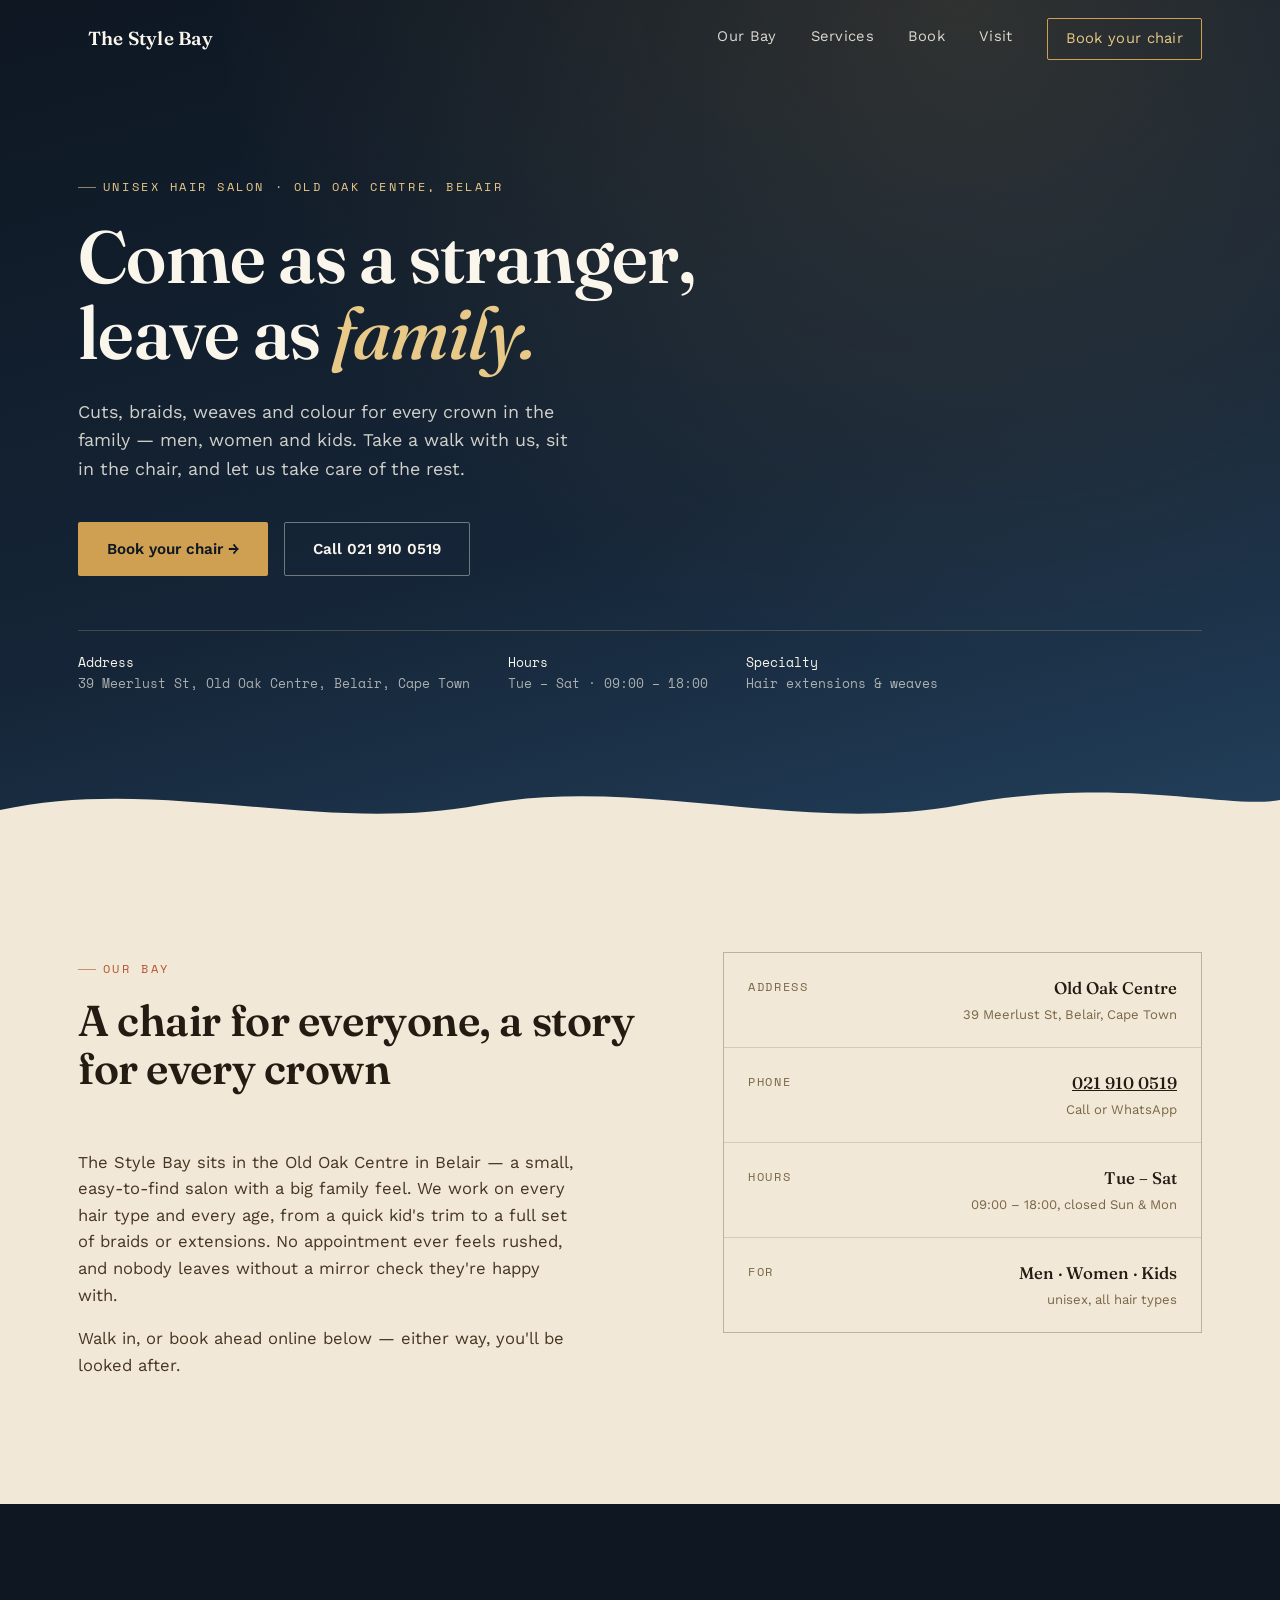
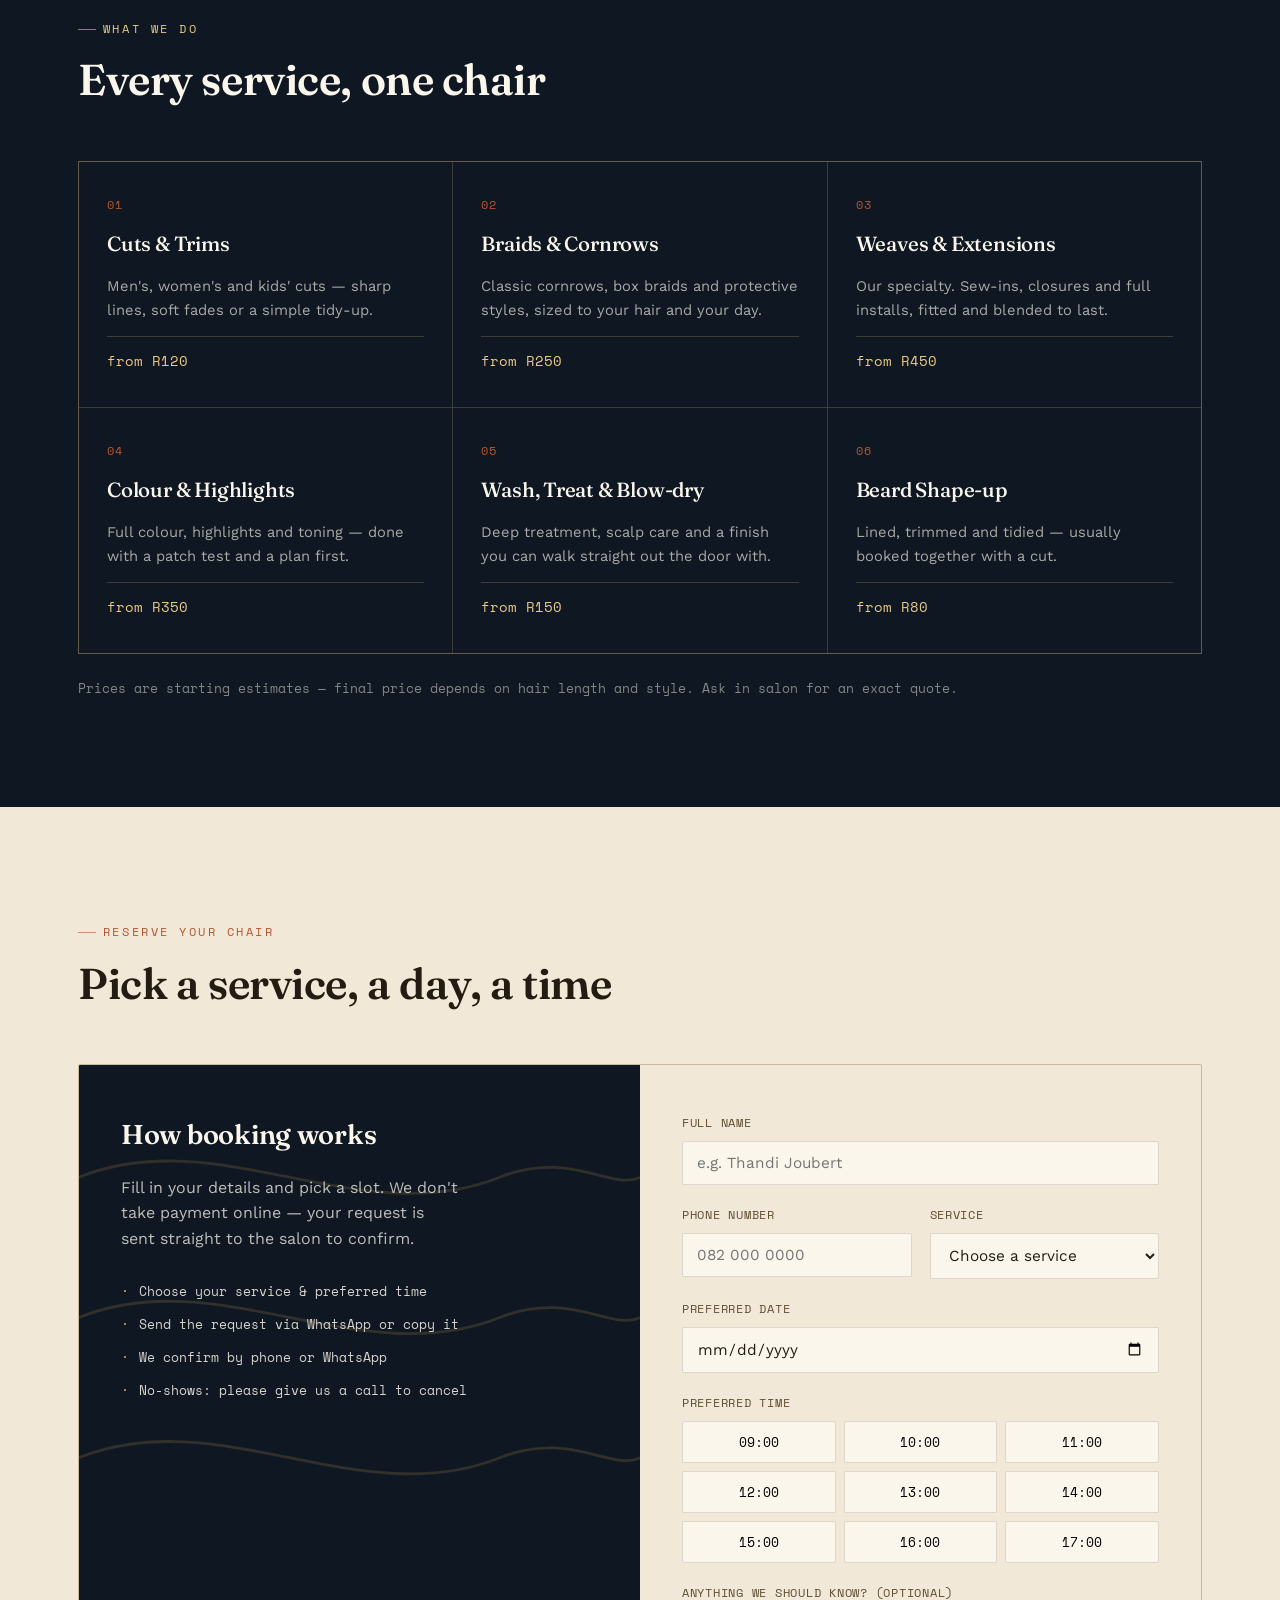
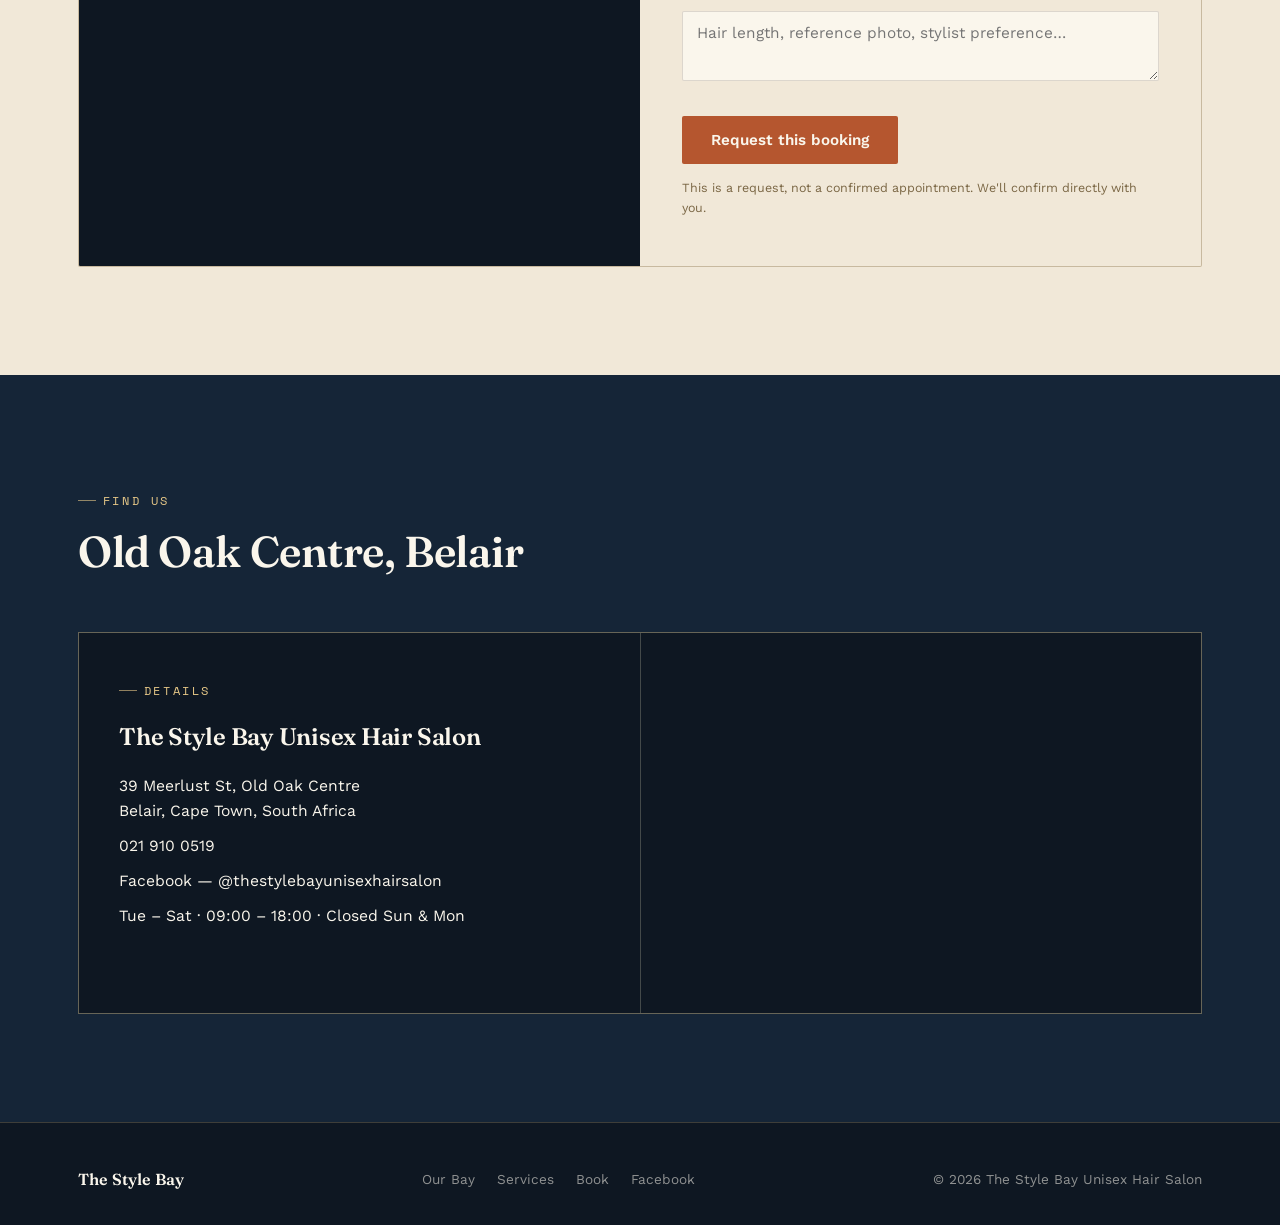
<file: index.html>
<!DOCTYPE html>
<html lang="en">
<head>
<meta charset="UTF-8">
<meta name="viewport" content="width=device-width, initial-scale=1.0">
<title>The Style Bay — Unisex Hair Salon, Belair</title>
<meta name="description" content="The Style Bay Unisex Hair Salon, Old Oak Centre, Belair, Cape Town. Cuts, braids, weaves, colour and grooming. Come as a stranger, leave as family. Book your chair online.">
<link rel="icon" href="data:image/svg+xml,%3Csvg xmlns='http://www.w3.org/2000/svg' viewBox='0 0 100 100'%3E%3Ctext y='.9em' font-size='90'%3E%F0%9F%91%91%3C/text%3E%3C/svg%3E">
<link rel="preconnect" href="https://fonts.googleapis.com">
<link rel="preconnect" href="https://fonts.gstatic.com" crossorigin>
<link href="https://fonts.googleapis.com/css2?family=Fraunces:opsz,wght@9..144,300;9..144,500;9..144,600;9..144,700&family=Work+Sans:wght@400;500;600;700&family=Space+Mono:wght@400;700&display=swap" rel="stylesheet">
<style>
  :root{
    --ink:#0E1722;
    --bay:#152537;
    --bay-light:#23405C;
    --gold:#CFA052;
    --gold-soft:#E8C988;
    --clay:#B5562F;
    --sand:#F1E8D8;
    --sand-deep:#E3D4B7;
    --ink-warm:#241B12;
    --cream:#FAF6EC;
    --line-dark: rgba(232,201,136,0.22);
    --line-light: rgba(36,27,18,0.14);
    --radius: 2px;
    --maxw: 1180px;
  }

  *{box-sizing:border-box;}
  html{scroll-behavior:smooth;}
  @media (prefers-reduced-motion: reduce){
    html{scroll-behavior:auto;}
    *{animation-duration:0.001ms !important; animation-iteration-count:1 !important; transition-duration:0.001ms !important;}
  }

  body{
    margin:0;
    background:var(--sand);
    color:var(--ink-warm);
    font-family:'Work Sans', sans-serif;
    font-size:16px;
    line-height:1.6;
    -webkit-font-smoothing:antialiased;
  }

  h1,h2,h3{
    font-family:'Fraunces', serif;
    font-weight:600;
    margin:0;
    letter-spacing:-0.01em;
  }

  a{color:inherit;}

  .eyebrow{
    font-family:'Space Mono', monospace;
    font-size:0.72rem;
    letter-spacing:0.22em;
    text-transform:uppercase;
    display:inline-flex;
    align-items:center;
    gap:0.6em;
  }
  .eyebrow::before{
    content:"";
    width:18px;height:1px;
    background:currentColor;
    opacity:0.6;
  }

  .wrap{
    max-width:var(--maxw);
    margin:0 auto;
    padding:0 28px;
  }

  /* ---------- HEADER ---------- */
  header{
    position:fixed; top:0; left:0; right:0;
    z-index:50;
    padding:18px 0;
    transition:background 0.4s ease, padding 0.4s ease, box-shadow 0.4s ease;
  }
  header.scrolled{
    background:rgba(14,23,34,0.92);
    backdrop-filter:blur(6px);
    padding:12px 0;
    box-shadow:0 1px 0 var(--line-dark);
  }
  .header-row{
    display:flex; align-items:center; justify-content:space-between;
  }
  .brand{
    display:flex; align-items:center; gap:10px;
    color:var(--cream);
    text-decoration:none;
  }
  .brand svg{width:0px;height:0px;flex-shrink:0;}
  .brand-name{
    font-family:'Fraunces', serif;
    font-weight:600;
    font-size:1.18rem;
    letter-spacing:0.01em;
    white-space:nowrap;
  }
  nav.main-nav{
    display:flex; align-items:center; gap:34px;
  }
  nav.main-nav a{
    color:var(--cream);
    text-decoration:none;
    font-size:0.92rem;
    letter-spacing:0.02em;
    opacity:0.85;
    position:relative;
    padding-bottom:4px;
  }
  nav.main-nav a:hover{opacity:1;}
  nav.main-nav a.cta{
    border:1px solid var(--gold);
    color:var(--gold-soft);
    padding:8px 18px;
    border-radius:var(--radius);
    opacity:1;
  }
  nav.main-nav a.cta:hover{
    background:var(--gold);
    color:var(--ink);
  }
  .nav-toggle{display:none;}
  .menu-btn{
    display:none;
    background:none; border:1px solid var(--line-dark);
    color:var(--cream); padding:8px 12px; border-radius:var(--radius);
    font-family:'Space Mono', monospace; font-size:0.8rem;
    cursor:pointer;
  }

  @media (max-width:820px){
    nav.main-nav{
      position:absolute; top:100%; left:0; right:0;
      background:var(--ink);
      flex-direction:column;
      align-items:flex-start;
      padding:18px 28px 26px;
      gap:18px;
      display:none;
      border-bottom:1px solid var(--line-dark);
    }
    .nav-toggle:checked ~ nav.main-nav{display:flex;}
    .menu-btn{display:inline-block;}
    nav.main-nav a.cta{margin-top:6px;}
  }

  /* ---------- HERO ---------- */
  .hero{
    position:relative;
    background:
      radial-gradient(ellipse at 75% 0%, rgba(207,160,82,0.16), transparent 55%),
      linear-gradient(165deg, var(--ink) 0%, var(--bay) 58%, var(--bay-light) 100%);
    color:var(--cream);
    padding:170px 0 0;
    overflow:hidden;
  }
  .hero-inner{
    position:relative;
    padding-bottom:150px;
  }
  .hero .eyebrow{color:var(--gold-soft);}
  .hero h1{
    font-size:clamp(2.6rem, 6vw, 4.6rem);
    font-weight:600;
    line-height:1.04;
    margin:22px 0 26px;
    max-width:14ch;
  }
  .hero h1 em{
    font-style:italic;
    color:var(--gold-soft);
    font-weight:500;
  }
  .hero p.lede{
    font-size:1.12rem;
    max-width:46ch;
    color:rgba(250,246,236,0.82);
    margin-bottom:38px;
  }
  .hero-actions{
    display:flex; gap:16px; flex-wrap:wrap;
    margin-bottom:54px;
  }
  .btn{
    font-family:'Work Sans', sans-serif;
    font-weight:600;
    font-size:0.95rem;
    padding:14px 28px;
    border-radius:var(--radius);
    text-decoration:none;
    display:inline-flex; align-items:center; gap:10px;
    border:1px solid transparent;
    cursor:pointer;
    transition:transform 0.15s ease, background 0.2s ease, color 0.2s ease, border-color 0.2s ease;
  }
  .btn:active{transform:translateY(1px);}
  .btn-gold{background:var(--gold); color:var(--ink);}
  .btn-gold:hover{background:var(--gold-soft);}
  .btn-ghost{border-color:rgba(250,246,236,0.4); color:var(--cream);}
  .btn-ghost:hover{border-color:var(--gold-soft); color:var(--gold-soft);}
  .btn-clay{background:var(--clay); color:var(--cream);}
  .btn-clay:hover{background:#9c4926;}

  .hero-meta{
    display:flex; gap:38px; flex-wrap:wrap;
    font-family:'Space Mono', monospace;
    font-size:0.8rem;
    color:rgba(250,246,236,0.65);
    border-top:1px solid var(--line-dark);
    padding-top:22px;
  }
  .hero-meta strong{color:var(--cream); font-weight:400;}

  .wave{
    position:absolute; left:0; right:0; bottom:-1px;
    width:100%; display:block; line-height:0;
  }
  .wave svg{width:100%; height:90px; display:block;}

  /* ---------- SECTION GENERIC ---------- */
  section{padding:108px 0;}
  .section-dark{background:var(--ink); color:var(--cream);}
  .section-bay{background:var(--bay); color:var(--cream);}
  .section-head{
    max-width:640px;
    margin-bottom:56px;
  }
  .section-head .eyebrow{margin-bottom:18px; color:var(--clay);}
  .section-dark .section-head .eyebrow, .section-bay .section-head .eyebrow{color:var(--gold-soft);}
  .section-head h2{font-size:clamp(1.9rem,3.6vw,2.7rem); line-height:1.12;}

  /* ---------- ABOUT ---------- */
  .about-grid{
    display:grid;
    grid-template-columns:1.1fr 0.9fr;
    gap:60px;
    align-items:start;
  }
  .about-grid p{font-size:1.04rem; color:#473521; max-width:50ch;}
  .stat-cards{
    display:grid; gap:1px;
    background:var(--line-light);
    border:1px solid var(--line-light);
  }
  .stat-card{
    background:var(--sand);
    padding:22px 24px;
    display:flex; justify-content:space-between; gap:18px;
  }
  .stat-card .label{
    font-family:'Space Mono', monospace;
    font-size:0.72rem; letter-spacing:0.14em; text-transform:uppercase;
    color:#7A6644; padding-top:3px;
  }
  .stat-card .value{
    font-family:'Fraunces', serif; font-size:1.05rem; font-weight:500;
    text-align:right;
  }
  .stat-card .value small{
    display:block; font-family:'Work Sans'; font-weight:400;
    font-size:0.82rem; color:#7A6644; margin-top:2px;
  }

  @media (max-width:880px){
    .about-grid{grid-template-columns:1fr;}
  }

  /* ---------- SERVICES ---------- */
  .service-grid{
    display:grid;
    grid-template-columns:repeat(3,1fr);
    gap:1px;
    background:var(--line-dark);
    border:1px solid var(--line-dark);
  }
  .service-card{
    background:var(--ink);
    padding:34px 28px;
    display:flex; flex-direction:column; gap:14px;
    min-height:200px;
  }
  .service-card .num{
    font-family:'Space Mono', monospace;
    font-size:0.72rem; color:var(--clay);
    letter-spacing:0.1em;
  }
  .service-card h3{
    font-size:1.28rem; font-weight:500; color:var(--cream);
  }
  .service-card p{
    font-size:0.92rem; color:rgba(250,246,236,0.66);
    margin:0; flex-grow:1;
  }
  .service-card .price{
    font-family:'Space Mono', monospace;
    font-size:0.85rem; color:var(--gold-soft);
    border-top:1px solid var(--line-dark);
    padding-top:14px;
  }
  @media (max-width:880px){
    .service-grid{grid-template-columns:1fr;}
  }
  .services-note{
    margin-top:24px;
    font-size:0.82rem;
    color:rgba(250,246,236,0.5);
    font-family:'Space Mono', monospace;
  }

  /* ---------- BOOKING ---------- */
  .booking-shell{
    position:relative;
    background:var(--sand-deep);
    border:1px solid var(--line-light);
    border-radius:var(--radius);
    overflow:hidden;
  }
  .booking-grid{
    display:grid;
    grid-template-columns:1fr 1fr;
  }
  .booking-info{
    background:var(--ink);
    color:var(--cream);
    padding:48px 42px;
    position:relative;
  }
  .booking-info .tide-bg{
    position:absolute; inset:0; opacity:0.18; pointer-events:none;
  }
  .booking-info h3{font-size:1.7rem; margin-bottom:18px; position:relative;}
  .booking-info p{color:rgba(250,246,236,0.75); position:relative; max-width:34ch;}
  .booking-info ul{
    list-style:none; padding:0; margin:30px 0 0;
    font-family:'Space Mono', monospace; font-size:0.82rem;
    color:rgba(250,246,236,0.85);
    display:flex; flex-direction:column; gap:12px;
    position:relative;
  }
  .booking-info li{display:flex; gap:10px; align-items:baseline;}
  .booking-info li::before{content:"·"; color:var(--gold-soft);}

  .booking-form{
    padding:48px 42px;
    background:var(--sand);
  }
  .field{margin-bottom:20px;}
  .field label{
    display:block; font-size:0.78rem; letter-spacing:0.06em;
    text-transform:uppercase; font-family:'Space Mono', monospace;
    color:#5F4E32; margin-bottom:8px;
  }
  .field input, .field select, .field textarea{
    width:100%;
    font-family:'Work Sans', sans-serif;
    font-size:0.96rem;
    padding:12px 14px;
    border:1px solid var(--line-light);
    background:var(--cream);
    color:var(--ink-warm);
    border-radius:var(--radius);
  }
  .field textarea{resize:vertical; min-height:70px;}
  .field input:focus, .field select:focus, .field textarea:focus{
    outline:2px solid var(--clay); outline-offset:1px;
  }
  .two-col{display:grid; grid-template-columns:1fr 1fr; gap:18px;}

  .slot-grid{
    display:grid;
    grid-template-columns:repeat(3, 1fr);
    gap:8px;
  }
  .slot{
    font-family:'Space Mono', monospace;
    font-size:0.82rem;
    padding:10px 6px;
    text-align:center;
    background:var(--cream);
    border:1px solid var(--line-light);
    border-radius:var(--radius);
    cursor:pointer;
    transition:background 0.15s ease, color 0.15s ease, border-color 0.15s ease;
  }
  .slot:hover{border-color:var(--clay);}
  .slot.selected{
    background:var(--clay); color:var(--cream); border-color:var(--clay);
  }
  .slot:focus-visible{outline:2px solid var(--clay); outline-offset:2px;}

  .form-actions{margin-top:28px;}
  .form-note{
    font-size:0.78rem; color:#7A6644; margin-top:14px;
  }

  .confirm-panel{
    display:none;
    margin-top:26px;
    padding:22px;
    border:1px dashed var(--clay);
    border-radius:var(--radius);
    background:var(--cream);
  }
  .confirm-panel.show{display:block;}
  .confirm-panel h4{
    font-family:'Fraunces', serif; font-size:1.1rem; margin-bottom:10px;
  }
  .confirm-panel .summary{
    font-family:'Space Mono', monospace; font-size:0.82rem;
    color:#473521; white-space:pre-line; margin-bottom:18px;
    line-height:1.7;
  }
  .confirm-actions{display:flex; gap:10px; flex-wrap:wrap;}
  .confirm-actions .btn{padding:10px 18px; font-size:0.85rem;}
  .toast{
    font-family:'Space Mono', monospace;
    font-size:0.76rem;
    color:var(--clay);
    margin-top:10px;
    opacity:0;
    transition:opacity 0.3s ease;
  }
  .toast.show{opacity:1;}

  @media (max-width:880px){
    .booking-grid{grid-template-columns:1fr;}
    .booking-info, .booking-form{padding:36px 26px;}
    .two-col{grid-template-columns:1fr;}
    .slot-grid{grid-template-columns:repeat(2,1fr);}
  }

  /* ---------- VISIT / LOCATION ---------- */
  .visit-grid{
    display:grid;
    grid-template-columns:1fr 1fr;
    gap:1px;
    background:var(--line-dark);
    border:1px solid var(--line-dark);
  }
  .visit-card{
    background:var(--ink);
    padding:40px;
    color:var(--cream);
  }
  .visit-card .eyebrow{color:var(--gold-soft); margin-bottom:18px;}
  .visit-card h3{font-size:1.5rem; margin-bottom:16px;}
  .visit-card a.line, .visit-card .line{
    display:block; text-decoration:none; color:var(--cream);
    font-size:0.98rem; margin-bottom:10px;
  }
  .visit-card a.line:hover{color:var(--gold-soft);}
  .map-card iframe{width:100%; height:100%; min-height:380px; border:0; display:block; filter:grayscale(0.15) contrast(1.05);}
  @media (max-width:880px){
    .visit-grid{grid-template-columns:1fr;}
  }

  /* ---------- FOOTER ---------- */
  footer{
    background:var(--ink);
    color:rgba(250,246,236,0.55);
    padding:44px 0 32px;
    border-top:1px solid var(--line-dark);
  }
  .footer-row{
    display:flex; justify-content:space-between; align-items:center;
    flex-wrap:wrap; gap:18px;
    font-size:0.85rem;
  }
  .footer-row .brand-name{color:var(--cream); font-size:1rem;}
  footer a{color:rgba(250,246,236,0.55); text-decoration:none;}
  footer a:hover{color:var(--gold-soft);}
  .footer-links{display:flex; gap:22px;}

  .sr-only{
    position:absolute; width:1px; height:1px; overflow:hidden; clip:rect(0,0,0,0);
  }
</style>
</head>
<body>

<header id="siteHeader">
  <div class="wrap header-row">
    <a href="#home" class="brand">
      <svg viewBox="0 0 32 32" fill="none" xmlns="http://www.w3.org/2000/svg" aria-hidden="true">
        <path d="M3 22c2.5-3 4.5-3 7 0s4.5 3 7 0 4.5-3 7 0 4.5 3 5 0" stroke="#CFA052" stroke-width="1.6" stroke-linecap="round"/>
        <path d="M5 18 9 7l4 8 3-9 3 9 4-8 4 11" stroke="#E8C988" stroke-width="1.6" stroke-linecap="round" stroke-linejoin="round" fill="none"/>
      </svg>
      <span class="brand-name">The&nbsp;Style&nbsp;Bay</span>
    </a>
    <input type="checkbox" id="navToggle" class="nav-toggle">
    <label for="navToggle" class="menu-btn">MENU</label>
    <nav class="main-nav">
      <a href="#about">Our Bay</a>
      <a href="#services">Services</a>
      <a href="#booking">Book</a>
      <a href="#visit">Visit</a>
      <a href="#booking" class="cta">Book your chair</a>
    </nav>
  </div>
</header>

<section class="hero" id="home">
  <div class="wrap hero-inner">
    <span class="eyebrow">Unisex hair salon · Old Oak Centre, Belair</span>
    <h1>Come as a stranger,<br>leave as <em>family.</em></h1>
    <p class="lede">Cuts, braids, weaves and colour for every crown in the family — men, women and kids. Take a walk with us, sit in the chair, and let us take care of the rest.</p>
    <div class="hero-actions">
      <a href="#booking" class="btn btn-gold">Book your chair →</a>
      <a href="tel:+27219100519" class="btn btn-ghost">Call 021 910 0519</a>
    </div>
    <div class="hero-meta">
      <div><strong>Address</strong><br>39 Meerlust St, Old Oak Centre, Belair, Cape Town</div>
      <div><strong>Hours</strong><br>Tue – Sat · 09:00 – 18:00</div>
      <div><strong>Specialty</strong><br>Hair extensions &amp; weaves</div>
    </div>
  </div>
  <div class="wave" aria-hidden="true">
    <svg viewBox="0 0 1200 90" preserveAspectRatio="none">
      <path d="M0,55 C150,20 300,80 450,50 C600,20 750,80 900,50 C1050,20 1150,55 1200,45 L1200,90 L0,90 Z" fill="#F1E8D8"/>
    </svg>
  </div>
</section>

<section id="about">
  <div class="wrap about-grid">
    <div>
      <div class="section-head">
        <span class="eyebrow">Our Bay</span>
        <h2>A chair for everyone, a story for every crown</h2>
      </div>
      <p>The Style Bay sits in the Old Oak Centre in Belair — a small, easy-to-find salon with a big family feel. We work on every hair type and every age, from a quick kid's trim to a full set of braids or extensions. No appointment ever feels rushed, and nobody leaves without a mirror check they're happy with.</p>
      <p style="margin-top:16px;">Walk in, or book ahead online below — either way, you'll be looked after.</p>
    </div>
    <div class="stat-cards">
      <div class="stat-card">
        <div class="label">Address</div>
        <div class="value">Old Oak Centre<small>39 Meerlust St, Belair, Cape Town</small></div>
      </div>
      <div class="stat-card">
        <div class="label">Phone</div>
        <div class="value"><a href="tel:+27219100519">021 910 0519</a><small>Call or WhatsApp</small></div>
      </div>
      <div class="stat-card">
        <div class="label">Hours</div>
        <div class="value">Tue – Sat<small>09:00 – 18:00, closed Sun &amp; Mon</small></div>
      </div>
      <div class="stat-card">
        <div class="label">For</div>
        <div class="value">Men · Women · Kids<small>unisex, all hair types</small></div>
      </div>
    </div>
  </div>
</section>

<section class="section-dark" id="services">
  <div class="wrap">
    <div class="section-head">
      <span class="eyebrow">What We Do</span>
      <h2>Every service, one chair</h2>
    </div>
    <div class="service-grid">
      <div class="service-card">
        <span class="num">01</span>
        <h3>Cuts &amp; Trims</h3>
        <p>Men's, women's and kids' cuts — sharp lines, soft fades or a simple tidy-up.</p>
        <div class="price">from R120</div>
      </div>
      <div class="service-card">
        <span class="num">02</span>
        <h3>Braids &amp; Cornrows</h3>
        <p>Classic cornrows, box braids and protective styles, sized to your hair and your day.</p>
        <div class="price">from R250</div>
      </div>
      <div class="service-card">
        <span class="num">03</span>
        <h3>Weaves &amp; Extensions</h3>
        <p>Our specialty. Sew-ins, closures and full installs, fitted and blended to last.</p>
        <div class="price">from R450</div>
      </div>
      <div class="service-card">
        <span class="num">04</span>
        <h3>Colour &amp; Highlights</h3>
        <p>Full colour, highlights and toning — done with a patch test and a plan first.</p>
        <div class="price">from R350</div>
      </div>
      <div class="service-card">
        <span class="num">05</span>
        <h3>Wash, Treat &amp; Blow-dry</h3>
        <p>Deep treatment, scalp care and a finish you can walk straight out the door with.</p>
        <div class="price">from R150</div>
      </div>
      <div class="service-card">
        <span class="num">06</span>
        <h3>Beard Shape-up</h3>
        <p>Lined, trimmed and tidied — usually booked together with a cut.</p>
        <div class="price">from R80</div>
      </div>
    </div>
    <div class="services-note">Prices are starting estimates — final price depends on hair length and style. Ask in salon for an exact quote.</div>
  </div>
</section>

<section id="booking">
  <div class="wrap">
    <div class="section-head">
      <span class="eyebrow">Reserve Your Chair</span>
      <h2>Pick a service, a day, a time</h2>
    </div>

    <div class="booking-shell">
      <div class="booking-grid">
        <div class="booking-info">
          <svg class="tide-bg" viewBox="0 0 400 400" preserveAspectRatio="none" aria-hidden="true">
            <path d="M0,80 C100,40 200,120 300,80 C350,60 380,90 400,80" stroke="#CFA052" stroke-width="2" fill="none"/>
            <path d="M0,180 C100,140 200,220 300,180 C350,160 380,190 400,180" stroke="#CFA052" stroke-width="2" fill="none"/>
            <path d="M0,280 C100,240 200,320 300,280 C350,260 380,290 400,280" stroke="#CFA052" stroke-width="2" fill="none"/>
          </svg>
          <h3>How booking works</h3>
          <p>Fill in your details and pick a slot. We don't take payment online — your request is sent straight to the salon to confirm.</p>
          <ul>
            <li>Choose your service &amp; preferred time</li>
            <li>Send the request via WhatsApp or copy it</li>
            <li>We confirm by phone or WhatsApp</li>
            <li>No-shows: please give us a call to cancel</li>
          </ul>
        </div>
        <form class="booking-form" id="bookingForm">
          <div class="field">
            <label for="bf-name">Full name</label>
            <input type="text" id="bf-name" name="name" required placeholder="e.g. Thandi Joubert">
          </div>
          <div class="two-col">
            <div class="field">
              <label for="bf-phone">Phone number</label>
              <input type="tel" id="bf-phone" name="phone" required placeholder="082 000 0000">
            </div>
            <div class="field">
              <label for="bf-service">Service</label>
              <select id="bf-service" name="service" required>
                <option value="" disabled selected>Choose a service</option>
                <option>Cut &amp; Trim</option>
                <option>Braids &amp; Cornrows</option>
                <option>Weave / Extensions</option>
                <option>Colour &amp; Highlights</option>
                <option>Wash, Treat &amp; Blow-dry</option>
                <option>Beard Shape-up</option>
                <option>Not sure — advise me</option>
              </select>
            </div>
          </div>
          <div class="field">
            <label for="bf-date">Preferred date</label>
            <input type="date" id="bf-date" name="date" required>
          </div>
          <div class="field">
            <label>Preferred time</label>
            <div class="slot-grid" id="slotGrid" role="group" aria-label="Preferred time">
              <!-- slots injected by JS -->
            </div>
          </div>
          <div class="field">
            <label for="bf-notes">Anything we should know? (optional)</label>
            <textarea id="bf-notes" name="notes" placeholder="Hair length, reference photo, stylist preference…"></textarea>
          </div>
          <div class="form-actions">
            <button type="submit" class="btn btn-clay">Request this booking</button>
            <div class="form-note">This is a request, not a confirmed appointment. We'll confirm directly with you.</div>
          </div>

          <div class="confirm-panel" id="confirmPanel">
            <h4>Almost there — send your request</h4>
            <div class="summary" id="confirmSummary"></div>
            <div class="confirm-actions">
              <a href="#" id="waLink" class="btn btn-gold" target="_blank" rel="noopener">Send via WhatsApp</a>
              <button type="button" class="btn btn-ghost" id="copyBtn" style="border-color:var(--line-light); color:var(--ink-warm);">Copy details</button>
              <a href="tel:+27219100519" class="btn btn-ghost" style="border-color:var(--line-light); color:var(--ink-warm);">Call instead</a>
            </div>
            <div class="toast" id="copyToast">Copied to clipboard.</div>
          </div>
        </form>
      </div>
    </div>
  </div>
</section>

<section class="section-bay" id="visit">
  <div class="wrap">
    <div class="section-head">
      <span class="eyebrow">Find Us</span>
      <h2>Old Oak Centre, Belair</h2>
    </div>
    <div class="visit-grid">
      <div class="visit-card">
        <span class="eyebrow">Details</span>
        <h3>The Style Bay Unisex Hair Salon</h3>
        <span class="line">39 Meerlust St, Old Oak Centre<br>Belair, Cape Town, South Africa</span>
        <a class="line" href="tel:+27219100519">021 910 0519</a>
        <a class="line" href="https://www.facebook.com/thestylebayunisexhairsalon/" target="_blank" rel="noopener">Facebook — @thestylebayunisexhairsalon</a>
        <span class="line">Tue – Sat · 09:00 – 18:00 · Closed Sun &amp; Mon</span>
      </div>
      <div class="visit-card map-card" style="padding:0;">
        <iframe
          src="https://www.google.com/maps?q=Old+Oak+Centre,+39+Meerlust+St,+Belair,+Cape+Town&output=embed"
          loading="lazy"
          referrerpolicy="no-referrer-when-downgrade"
          title="Map to The Style Bay Unisex Hair Salon, Old Oak Centre, Belair, Cape Town"></iframe>
      </div>
    </div>
  </div>
</section>

<footer>
  <div class="wrap footer-row">
    <span class="brand-name" style="font-family:'Fraunces',serif;">The Style Bay</span>
    <div class="footer-links">
      <a href="#about">Our Bay</a>
      <a href="#services">Services</a>
      <a href="#booking">Book</a>
      <a href="https://www.facebook.com/thestylebayunisexhairsalon/" target="_blank" rel="noopener">Facebook</a>
    </div>
    <span>© <span id="year"></span> The Style Bay Unisex Hair Salon</span>
  </div>
</footer>

<script>
  // header scroll state
  const header = document.getElementById('siteHeader');
  window.addEventListener('scroll', () => {
    header.classList.toggle('scrolled', window.scrollY > 12);
  });

  document.getElementById('year').textContent = new Date().getFullYear();

  // close mobile nav after clicking a link
  document.querySelectorAll('nav.main-nav a').forEach(a => {
    a.addEventListener('click', () => { document.getElementById('navToggle').checked = false; });
  });

  // date min = today
  const dateInput = document.getElementById('bf-date');
  const today = new Date();
  dateInput.min = today.toISOString().split('T')[0];

  // time slots
  const slotGrid = document.getElementById('slotGrid');
  const slots = ['09:00','10:00','11:00','12:00','13:00','14:00','15:00','16:00','17:00'];
  let selectedSlot = null;
  slots.forEach(time => {
    const btn = document.createElement('button');
    btn.type = 'button';
    btn.className = 'slot';
    btn.textContent = time;
    btn.addEventListener('click', () => {
      document.querySelectorAll('.slot').forEach(s => s.classList.remove('selected'));
      btn.classList.add('selected');
      selectedSlot = time;
    });
    slotGrid.appendChild(btn);
  });

  // booking form submit -> build summary + whatsapp link
  const form = document.getElementById('bookingForm');
  const confirmPanel = document.getElementById('confirmPanel');
  const confirmSummary = document.getElementById('confirmSummary');
  const waLink = document.getElementById('waLink');
  const SALON_WHATSAPP = '27219100519'; // update if the salon uses a different WhatsApp number

  form.addEventListener('submit', (e) => {
    e.preventDefault();

    if (!selectedSlot) {
      alert('Please choose a preferred time slot.');
      return;
    }

    const data = {
      name: document.getElementById('bf-name').value.trim(),
      phone: document.getElementById('bf-phone').value.trim(),
      service: document.getElementById('bf-service').value,
      date: document.getElementById('bf-date').value,
      notes: document.getElementById('bf-notes').value.trim(),
    };

    const prettyDate = data.date
      ? new Date(data.date + 'T00:00:00').toLocaleDateString('en-ZA', { weekday: 'long', day: 'numeric', month: 'long' })
      : '';

    const message =
`Hi Style Bay, I'd like to book a chair:
Name: ${data.name}
Phone: ${data.phone}
Service: ${data.service}
Date: ${prettyDate}
Time: ${selectedSlot}${data.notes ? `\nNotes: ${data.notes}` : ''}`;

    confirmSummary.textContent = message;
    waLink.href = `https://wa.me/${SALON_WHATSAPP}?text=${encodeURIComponent(message)}`;
    confirmPanel.classList.add('show');
    confirmPanel.scrollIntoView({ behavior: 'smooth', block: 'center' });

    confirmPanel.dataset.message = message;
  });

  document.getElementById('copyBtn').addEventListener('click', async () => {
    const message = confirmPanel.dataset.message || confirmSummary.textContent;
    const toast = document.getElementById('copyToast');
    try {
      await navigator.clipboard.writeText(message);
      toast.textContent = 'Copied to clipboard.';
    } catch (err) {
      toast.textContent = 'Could not copy automatically — select the text above and copy manually.';
    }
    toast.classList.add('show');
    setTimeout(() => toast.classList.remove('show'), 2500);
  });
</script>

</body>
</html>
</file>
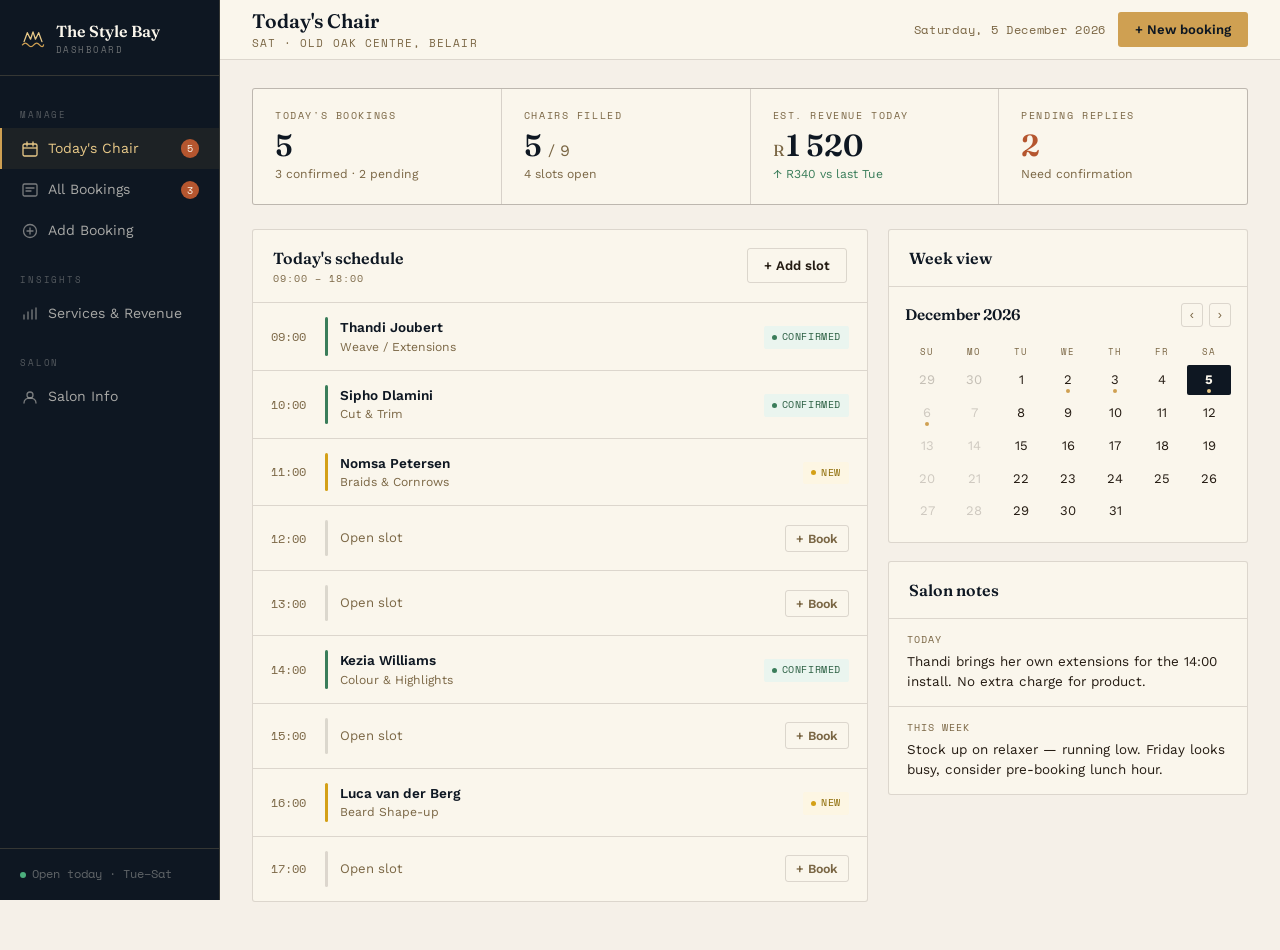
<file: dashboard.html>
<!DOCTYPE html>
<html lang="en">
<head>
<meta charset="UTF-8">
<meta name="viewport" content="width=device-width, initial-scale=1.0">
<title>The Style Bay — Booking Dashboard</title>
<link rel="preconnect" href="https://fonts.googleapis.com">
<link rel="preconnect" href="https://fonts.gstatic.com" crossorigin>
<link href="https://fonts.googleapis.com/css2?family=Fraunces:opsz,wght@9..144,300;9..144,500;9..144,600;9..144,700&family=Work+Sans:wght@400;500;600;700&family=Space+Mono:wght@400;700&display=swap" rel="stylesheet">
<style>
  :root {
    --ink: #0E1722;
    --bay: #152537;
    --bay-light: #23405C;
    --gold: #CFA052;
    --gold-soft: #E8C988;
    --clay: #B5562F;
    --clay-dark: #8f4224;
    --sand: #F1E8D8;
    --sand-deep: #E3D4B7;
    --cream: #FAF6EC;
    --ink-warm: #241B12;
    --muted: #7A6644;
    --line-dark: rgba(232,201,136,0.18);
    --line-light: rgba(36,27,18,0.14);
    --green: #3a7d5a;
    --green-bg: #eaf5ef;
    --red-bg: #fdf0ed;
    --amber-bg: #fdf6e3;
    --sidebar-w: 220px;
    --radius: 3px;
  }

  * { box-sizing: border-box; margin: 0; padding: 0; }

  body {
    font-family: 'Work Sans', sans-serif;
    background: #f5f0e8;
    color: var(--ink-warm);
    font-size: 15px;
    line-height: 1.5;
    -webkit-font-smoothing: antialiased;
    display: flex;
    min-height: 100vh;
  }

  /* ===== SIDEBAR ===== */
  .sidebar {
    width: var(--sidebar-w);
    background: var(--ink);
    color: var(--cream);
    display: flex;
    flex-direction: column;
    position: fixed;
    top: 0; left: 0; bottom: 0;
    z-index: 30;
    border-right: 1px solid var(--line-dark);
  }

  .sidebar-brand {
    padding: 22px 20px 18px;
    border-bottom: 1px solid var(--line-dark);
    display: flex;
    align-items: center;
    gap: 10px;
  }

  .sidebar-brand svg { width: 26px; height: 26px; flex-shrink: 0; }

  .brand-text { font-family: 'Fraunces', serif; font-size: 1rem; font-weight: 600; color: var(--cream); line-height: 1.2; }
  .brand-sub { font-family: 'Space Mono', monospace; font-size: 0.58rem; letter-spacing: 0.16em; text-transform: uppercase; color: rgba(250,246,236,0.4); display: block; margin-top: 2px; }

  nav.sidebar-nav {
    padding: 18px 0;
    flex: 1;
  }

  .nav-section-label {
    font-family: 'Space Mono', monospace;
    font-size: 0.58rem;
    letter-spacing: 0.2em;
    text-transform: uppercase;
    color: rgba(250,246,236,0.3);
    padding: 14px 20px 6px;
  }

  .nav-item {
    display: flex;
    align-items: center;
    gap: 10px;
    padding: 10px 20px;
    font-size: 0.88rem;
    color: rgba(250,246,236,0.65);
    cursor: pointer;
    border-left: 2px solid transparent;
    transition: color 0.15s, background 0.15s, border-color 0.15s;
    text-decoration: none;
    user-select: none;
  }

  .nav-item:hover { color: var(--cream); background: rgba(255,255,255,0.04); }
  .nav-item.active { color: var(--gold-soft); border-left-color: var(--gold); background: rgba(207,160,82,0.08); }

  .nav-item .nav-icon { width: 16px; height: 16px; opacity: 0.7; flex-shrink: 0; }
  .nav-item.active .nav-icon { opacity: 1; }

  .nav-badge {
    margin-left: auto;
    background: var(--clay);
    color: var(--cream);
    font-family: 'Space Mono', monospace;
    font-size: 0.6rem;
    padding: 2px 6px;
    border-radius: 20px;
  }

  .sidebar-footer {
    padding: 16px 20px;
    border-top: 1px solid var(--line-dark);
    font-size: 0.78rem;
    color: rgba(250,246,236,0.35);
    font-family: 'Space Mono', monospace;
  }

  .status-dot {
    display: inline-block;
    width: 6px; height: 6px;
    background: #4caf7d;
    border-radius: 50%;
    margin-right: 6px;
  }

  /* ===== MAIN ===== */
  .main {
    margin-left: var(--sidebar-w);
    flex: 1;
    display: flex;
    flex-direction: column;
    min-height: 100vh;
  }

  /* ===== TOPBAR ===== */
  .topbar {
    background: var(--cream);
    border-bottom: 1px solid var(--line-light);
    padding: 0 32px;
    height: 60px;
    display: flex;
    align-items: center;
    justify-content: space-between;
    position: sticky;
    top: 0;
    z-index: 20;
  }

  .topbar-left h1 {
    font-family: 'Fraunces', serif;
    font-size: 1.22rem;
    font-weight: 600;
    color: var(--ink);
  }

  .topbar-left .topbar-sub {
    font-family: 'Space Mono', monospace;
    font-size: 0.66rem;
    color: var(--muted);
    letter-spacing: 0.1em;
    text-transform: uppercase;
  }

  .topbar-right {
    display: flex;
    align-items: center;
    gap: 12px;
  }

  .topbar-date {
    font-family: 'Space Mono', monospace;
    font-size: 0.72rem;
    color: var(--muted);
    letter-spacing: 0.06em;
  }

  .btn {
    font-family: 'Work Sans', sans-serif;
    font-weight: 600;
    font-size: 0.82rem;
    padding: 9px 16px;
    border-radius: var(--radius);
    border: 1px solid transparent;
    cursor: pointer;
    display: inline-flex;
    align-items: center;
    gap: 7px;
    text-decoration: none;
    transition: background 0.15s, color 0.15s, border-color 0.15s, transform 0.1s;
  }

  .btn:active { transform: translateY(1px); }
  .btn-gold { background: var(--gold); color: var(--ink); }
  .btn-gold:hover { background: var(--gold-soft); }
  .btn-outline { background: transparent; border-color: var(--line-light); color: var(--ink-warm); }
  .btn-outline:hover { border-color: var(--clay); color: var(--clay); }
  .btn-clay { background: var(--clay); color: var(--cream); border-color: var(--clay); }
  .btn-clay:hover { background: var(--clay-dark); }
  .btn-ghost-sm { background: transparent; border: 1px solid var(--line-light); color: var(--muted); font-size: 0.78rem; padding: 5px 10px; }
  .btn-ghost-sm:hover { border-color: var(--clay); color: var(--clay); }

  /* ===== CONTENT ===== */
  .content {
    padding: 28px 32px 48px;
    flex: 1;
  }

  /* ===== PANELS ===== */
  .panel { display: none; }
  .panel.active { display: block; }

  /* ===== STAT STRIP ===== */
  .stat-strip {
    display: grid;
    grid-template-columns: repeat(4, 1fr);
    gap: 1px;
    background: var(--line-light);
    border: 1px solid var(--line-light);
    border-radius: var(--radius);
    overflow: hidden;
    margin-bottom: 24px;
  }

  .stat-tile {
    background: var(--cream);
    padding: 20px 22px;
  }

  .stat-label {
    font-family: 'Space Mono', monospace;
    font-size: 0.62rem;
    letter-spacing: 0.16em;
    text-transform: uppercase;
    color: var(--muted);
    margin-bottom: 6px;
  }

  .stat-value {
    font-family: 'Fraunces', serif;
    font-size: 1.9rem;
    font-weight: 600;
    color: var(--ink);
    line-height: 1;
  }

  .stat-value .currency {
    font-size: 1rem;
    font-weight: 400;
    color: var(--muted);
    margin-right: 2px;
  }

  .stat-meta {
    font-size: 0.76rem;
    color: var(--muted);
    margin-top: 5px;
  }

  .stat-up { color: var(--green); }
  .stat-down { color: var(--clay); }

  /* ===== TWO-COL LAYOUT ===== */
  .two-col {
    display: grid;
    grid-template-columns: 1fr 360px;
    gap: 20px;
    align-items: start;
  }

  /* ===== SECTION CARD ===== */
  .card {
    background: var(--cream);
    border: 1px solid var(--line-light);
    border-radius: var(--radius);
    overflow: hidden;
  }

  .card-header {
    padding: 16px 20px;
    border-bottom: 1px solid var(--line-light);
    display: flex;
    align-items: center;
    justify-content: space-between;
  }

  .card-title {
    font-family: 'Fraunces', serif;
    font-size: 1rem;
    font-weight: 600;
    color: var(--ink);
  }

  .card-sub {
    font-family: 'Space Mono', monospace;
    font-size: 0.62rem;
    letter-spacing: 0.1em;
    text-transform: uppercase;
    color: var(--muted);
    margin-top: 2px;
  }

  /* ===== BOOKING TABLE ===== */
  .booking-table {
    width: 100%;
    border-collapse: collapse;
  }

  .booking-table th {
    font-family: 'Space Mono', monospace;
    font-size: 0.6rem;
    letter-spacing: 0.15em;
    text-transform: uppercase;
    color: var(--muted);
    padding: 10px 16px;
    text-align: left;
    border-bottom: 1px solid var(--line-light);
    background: #f7f2e8;
    white-space: nowrap;
  }

  .booking-table td {
    padding: 13px 16px;
    border-bottom: 1px solid var(--line-light);
    font-size: 0.88rem;
    vertical-align: middle;
  }

  .booking-table tr:last-child td { border-bottom: none; }
  .booking-table tbody tr:hover { background: #faf7f0; }

  .client-name { font-weight: 600; color: var(--ink); }
  .client-phone { font-family: 'Space Mono', monospace; font-size: 0.75rem; color: var(--muted); margin-top: 2px; }

  .service-tag {
    display: inline-block;
    font-family: 'Space Mono', monospace;
    font-size: 0.65rem;
    letter-spacing: 0.06em;
    padding: 3px 8px;
    border-radius: 2px;
    background: var(--sand-deep);
    color: var(--muted);
  }

  .time-badge {
    font-family: 'Space Mono', monospace;
    font-size: 0.78rem;
    color: var(--ink-warm);
    white-space: nowrap;
  }

  .status-badge {
    display: inline-flex;
    align-items: center;
    gap: 5px;
    font-family: 'Space Mono', monospace;
    font-size: 0.62rem;
    letter-spacing: 0.06em;
    text-transform: uppercase;
    padding: 4px 8px;
    border-radius: 2px;
    white-space: nowrap;
  }

  .status-badge::before {
    content: "";
    width: 5px; height: 5px;
    border-radius: 50%;
    flex-shrink: 0;
  }

  .status-new { background: var(--amber-bg); color: #8a6800; }
  .status-new::before { background: #d4a017; }
  .status-confirmed { background: var(--green-bg); color: #2a5e41; }
  .status-confirmed::before { background: var(--green); }
  .status-done { background: #f0f0f0; color: #666; }
  .status-done::before { background: #aaa; }
  .status-noshow { background: var(--red-bg); color: #7a2010; }
  .status-noshow::before { background: var(--clay); }

  .row-actions {
    display: flex;
    gap: 6px;
    opacity: 0;
    transition: opacity 0.15s;
  }

  .booking-table tbody tr:hover .row-actions { opacity: 1; }

  /* ===== QUICK ACTIONS SIDEBAR ===== */
  .quick-slot {
    padding: 14px 18px;
    border-bottom: 1px solid var(--line-light);
    display: flex;
    align-items: center;
    gap: 12px;
    cursor: pointer;
    transition: background 0.1s;
  }

  .quick-slot:last-child { border-bottom: none; }
  .quick-slot:hover { background: #f7f2e8; }

  .qs-time {
    font-family: 'Space Mono', monospace;
    font-size: 0.72rem;
    color: var(--muted);
    width: 42px;
    flex-shrink: 0;
  }

  .qs-bar {
    width: 3px;
    border-radius: 2px;
    align-self: stretch;
    flex-shrink: 0;
    min-height: 36px;
  }

  .qs-info { flex: 1; min-width: 0; }
  .qs-name { font-weight: 600; font-size: 0.85rem; color: var(--ink); white-space: nowrap; overflow: hidden; text-overflow: ellipsis; }
  .qs-service { font-size: 0.76rem; color: var(--muted); }

  .qs-status { flex-shrink: 0; }

  /* slot colours */
  .qs-bar.new { background: #d4a017; }
  .qs-bar.confirmed { background: var(--green); }
  .qs-bar.done { background: #ccc; }

  /* ===== MINI CALENDAR ===== */
  .mini-cal {
    padding: 16px;
  }

  .cal-header {
    display: flex;
    align-items: center;
    justify-content: space-between;
    margin-bottom: 14px;
  }

  .cal-month {
    font-family: 'Fraunces', serif;
    font-size: 0.96rem;
    font-weight: 600;
    color: var(--ink);
  }

  .cal-nav {
    display: flex;
    gap: 6px;
  }

  .cal-nav button {
    background: none;
    border: 1px solid var(--line-light);
    border-radius: var(--radius);
    cursor: pointer;
    padding: 4px 8px;
    font-size: 0.78rem;
    color: var(--muted);
    transition: border-color 0.15s, color 0.15s;
  }

  .cal-nav button:hover { border-color: var(--clay); color: var(--clay); }

  .cal-grid {
    display: grid;
    grid-template-columns: repeat(7, 1fr);
    gap: 3px;
    text-align: center;
  }

  .cal-dow {
    font-family: 'Space Mono', monospace;
    font-size: 0.58rem;
    letter-spacing: 0.08em;
    color: var(--muted);
    text-transform: uppercase;
    padding: 4px 0;
  }

  .cal-day {
    padding: 5px 2px;
    font-size: 0.82rem;
    border-radius: 2px;
    cursor: pointer;
    position: relative;
    transition: background 0.1s, color 0.1s;
    color: var(--ink-warm);
  }

  .cal-day:hover { background: var(--sand-deep); }
  .cal-day.today { background: var(--ink); color: var(--cream); font-weight: 700; }
  .cal-day.selected { background: var(--clay); color: var(--cream); }
  .cal-day.has-booking::after {
    content: "";
    width: 4px; height: 4px;
    border-radius: 50%;
    background: var(--gold);
    position: absolute;
    bottom: 2px; left: 50%; transform: translateX(-50%);
  }

  .cal-day.today.has-booking::after,
  .cal-day.selected.has-booking::after { background: var(--gold-soft); }

  .cal-day.other-month { color: rgba(36,27,18,0.25); }
  .cal-day.closed { color: rgba(36,27,18,0.2); pointer-events: none; }

  /* ===== NOTES ===== */
  .notes-item {
    padding: 14px 18px;
    border-bottom: 1px solid var(--line-light);
    font-size: 0.84rem;
  }

  .notes-item:last-child { border-bottom: none; }
  .notes-label {
    font-family: 'Space Mono', monospace;
    font-size: 0.62rem;
    letter-spacing: 0.1em;
    text-transform: uppercase;
    color: var(--muted);
    margin-bottom: 4px;
  }

  /* ===== SERVICE BREAKDOWN ===== */
  .svc-row {
    padding: 12px 18px;
    border-bottom: 1px solid var(--line-light);
    display: flex;
    align-items: center;
    gap: 10px;
  }

  .svc-row:last-child { border-bottom: none; }

  .svc-name {
    font-size: 0.85rem;
    font-weight: 500;
    color: var(--ink);
    flex: 1;
  }

  .svc-count {
    font-family: 'Space Mono', monospace;
    font-size: 0.72rem;
    color: var(--muted);
    width: 30px;
    text-align: right;
  }

  .svc-bar-wrap {
    width: 80px;
    height: 5px;
    background: var(--sand-deep);
    border-radius: 3px;
    overflow: hidden;
  }

  .svc-bar {
    height: 100%;
    background: var(--gold);
    border-radius: 3px;
    transition: width 0.6s cubic-bezier(.4,0,.2,1);
  }

  .svc-revenue {
    font-family: 'Space Mono', monospace;
    font-size: 0.72rem;
    color: var(--ink-warm);
    width: 54px;
    text-align: right;
  }

  /* ===== MODAL ===== */
  .modal-backdrop {
    position: fixed;
    inset: 0;
    background: rgba(14,23,34,0.6);
    z-index: 100;
    display: none;
    align-items: center;
    justify-content: center;
    backdrop-filter: blur(3px);
  }

  .modal-backdrop.open { display: flex; }

  .modal {
    background: var(--cream);
    border-radius: var(--radius);
    width: 100%;
    max-width: 520px;
    box-shadow: 0 20px 60px rgba(14,23,34,0.35);
    overflow: hidden;
  }

  .modal-head {
    background: var(--ink);
    color: var(--cream);
    padding: 20px 24px;
    display: flex;
    align-items: flex-start;
    justify-content: space-between;
    gap: 12px;
  }

  .modal-head h3 { font-family: 'Fraunces', serif; font-size: 1.1rem; }
  .modal-head .modal-sub { font-family: 'Space Mono', monospace; font-size: 0.62rem; letter-spacing: 0.1em; color: rgba(250,246,236,0.5); text-transform: uppercase; margin-top: 3px; }

  .modal-close {
    background: none;
    border: none;
    color: rgba(250,246,236,0.5);
    font-size: 1.2rem;
    cursor: pointer;
    line-height: 1;
    padding: 2px;
    flex-shrink: 0;
  }

  .modal-close:hover { color: var(--cream); }

  .modal-body { padding: 24px; }

  .modal-row {
    display: flex;
    gap: 18px;
    margin-bottom: 14px;
  }

  .modal-field {
    flex: 1;
  }

  .modal-field label {
    display: block;
    font-family: 'Space Mono', monospace;
    font-size: 0.62rem;
    letter-spacing: 0.12em;
    text-transform: uppercase;
    color: var(--muted);
    margin-bottom: 6px;
  }

  .modal-field input,
  .modal-field select,
  .modal-field textarea {
    width: 100%;
    font-family: 'Work Sans', sans-serif;
    font-size: 0.9rem;
    padding: 10px 12px;
    border: 1px solid var(--line-light);
    background: var(--sand);
    color: var(--ink-warm);
    border-radius: var(--radius);
  }

  .modal-field textarea { min-height: 60px; resize: vertical; }

  .modal-field input:focus,
  .modal-field select:focus,
  .modal-field textarea:focus { outline: 2px solid var(--clay); outline-offset: 1px; }

  .modal-foot {
    padding: 16px 24px;
    border-top: 1px solid var(--line-light);
    display: flex;
    justify-content: flex-end;
    gap: 10px;
  }

  /* Detail modal */
  .detail-grid {
    display: grid;
    grid-template-columns: 1fr 1fr;
    gap: 14px;
  }

  .detail-item .detail-label {
    font-family: 'Space Mono', monospace;
    font-size: 0.6rem;
    letter-spacing: 0.14em;
    text-transform: uppercase;
    color: var(--muted);
    margin-bottom: 3px;
  }

  .detail-item .detail-value {
    font-size: 0.9rem;
    color: var(--ink);
    font-weight: 500;
  }

  .detail-note {
    background: var(--sand);
    border-left: 3px solid var(--gold);
    padding: 10px 14px;
    font-size: 0.84rem;
    color: var(--ink-warm);
    margin-top: 14px;
    border-radius: 0 2px 2px 0;
    line-height: 1.5;
  }

  .detail-actions {
    margin-top: 18px;
    display: flex;
    gap: 8px;
    flex-wrap: wrap;
  }

  /* ===== TOAST ===== */
  .toast-container {
    position: fixed;
    bottom: 24px;
    right: 24px;
    z-index: 200;
    display: flex;
    flex-direction: column;
    gap: 8px;
  }

  .toast {
    background: var(--ink);
    color: var(--cream);
    padding: 12px 18px;
    border-radius: var(--radius);
    font-family: 'Space Mono', monospace;
    font-size: 0.76rem;
    box-shadow: 0 4px 16px rgba(14,23,34,0.25);
    border-left: 3px solid var(--gold);
    opacity: 0;
    transform: translateY(8px);
    transition: opacity 0.25s, transform 0.25s;
  }

  .toast.show { opacity: 1; transform: translateY(0); }

  /* ===== TABS ===== */
  .tab-bar {
    display: flex;
    gap: 0;
    border-bottom: 1px solid var(--line-light);
    background: var(--cream);
    padding: 0 20px;
  }

  .tab-btn {
    font-family: 'Space Mono', monospace;
    font-size: 0.65rem;
    letter-spacing: 0.1em;
    text-transform: uppercase;
    padding: 12px 16px;
    border: none;
    background: none;
    color: var(--muted);
    cursor: pointer;
    border-bottom: 2px solid transparent;
    margin-bottom: -1px;
    transition: color 0.15s, border-color 0.15s;
  }

  .tab-btn:hover { color: var(--ink); }
  .tab-btn.active { color: var(--clay); border-bottom-color: var(--clay); }

  /* ===== FILTER BAR ===== */
  .filter-bar {
    display: flex;
    align-items: center;
    gap: 10px;
    padding: 14px 20px;
    border-bottom: 1px solid var(--line-light);
    flex-wrap: wrap;
  }

  .filter-bar input[type="date"],
  .filter-bar select {
    font-family: 'Work Sans', sans-serif;
    font-size: 0.82rem;
    padding: 7px 10px;
    border: 1px solid var(--line-light);
    border-radius: var(--radius);
    background: var(--sand);
    color: var(--ink-warm);
  }

  .filter-label {
    font-family: 'Space Mono', monospace;
    font-size: 0.62rem;
    letter-spacing: 0.1em;
    text-transform: uppercase;
    color: var(--muted);
  }

  /* ===== EMPTY STATE ===== */
  .empty-state {
    padding: 44px 24px;
    text-align: center;
    color: var(--muted);
    font-size: 0.88rem;
  }

  .empty-state svg { opacity: 0.2; margin-bottom: 12px; }

  /* ===== RESPONSIVE ===== */
  @media (max-width: 900px) {
    .two-col { grid-template-columns: 1fr; }
    .stat-strip { grid-template-columns: 1fr 1fr; }
  }
</style>
</head>
<body>

<!-- SIDEBAR -->
<aside class="sidebar">
  <div class="sidebar-brand">
    <svg viewBox="0 0 32 32" fill="none" xmlns="http://www.w3.org/2000/svg" aria-hidden="true">
      <path d="M3 22c2.5-3 4.5-3 7 0s4.5 3 7 0 4.5-3 7 0 4.5 3 5 0" stroke="#CFA052" stroke-width="1.6" stroke-linecap="round"/>
      <path d="M5 18 9 7l4 8 3-9 3 9 4-8 4 11" stroke="#E8C988" stroke-width="1.6" stroke-linecap="round" stroke-linejoin="round" fill="none"/>
    </svg>
    <div>
      <div class="brand-text">The Style Bay</div>
      <span class="brand-sub">Dashboard</span>
    </div>
  </div>

  <nav class="sidebar-nav">
    <div class="nav-section-label">Manage</div>
    <div class="nav-item active" data-panel="today">
      <svg class="nav-icon" viewBox="0 0 16 16" fill="none"><rect x="1" y="3" width="14" height="12" rx="1.5" stroke="currentColor" stroke-width="1.3"/><path d="M1 7h14" stroke="currentColor" stroke-width="1.3"/><path d="M5 1v4M11 1v4" stroke="currentColor" stroke-width="1.3" stroke-linecap="round"/></svg>
      Today's Chair
      <span class="nav-badge" id="todayBadge">5</span>
    </div>
    <div class="nav-item" data-panel="bookings">
      <svg class="nav-icon" viewBox="0 0 16 16" fill="none"><rect x="1" y="2" width="14" height="12" rx="1.5" stroke="currentColor" stroke-width="1.3"/><path d="M4 6h8M4 9h5" stroke="currentColor" stroke-width="1.3" stroke-linecap="round"/></svg>
      All Bookings
      <span class="nav-badge" id="newBadge">2</span>
    </div>
    <div class="nav-item" data-panel="new">
      <svg class="nav-icon" viewBox="0 0 16 16" fill="none"><circle cx="8" cy="8" r="6.5" stroke="currentColor" stroke-width="1.3"/><path d="M8 5v6M5 8h6" stroke="currentColor" stroke-width="1.3" stroke-linecap="round"/></svg>
      Add Booking
    </div>

    <div class="nav-section-label" style="margin-top:8px;">Insights</div>
    <div class="nav-item" data-panel="services">
      <svg class="nav-icon" viewBox="0 0 16 16" fill="none"><path d="M2 13V9M6 13V6M10 13V4M14 13V2" stroke="currentColor" stroke-width="1.3" stroke-linecap="round"/></svg>
      Services &amp; Revenue
    </div>

    <div class="nav-section-label" style="margin-top:8px;">Salon</div>
    <div class="nav-item" id="waLink" data-panel="settings">
      <svg class="nav-icon" viewBox="0 0 16 16" fill="none"><circle cx="8" cy="6" r="3" stroke="currentColor" stroke-width="1.3"/><path d="M2 14c0-3 2.7-5 6-5s6 2 6 5" stroke="currentColor" stroke-width="1.3" stroke-linecap="round"/></svg>
      Salon Info
    </div>
  </nav>

  <div class="sidebar-footer">
    <span class="status-dot"></span>Open today · Tue–Sat
  </div>
</aside>

<!-- MAIN -->
<div class="main">
  <!-- TOPBAR -->
  <div class="topbar">
    <div class="topbar-left">
      <h1 id="topbarTitle">Today's Chair</h1>
      <div class="topbar-sub" id="topbarSub">Tuesday · Old Oak Centre, Belair</div>
    </div>
    <div class="topbar-right">
      <div class="topbar-date" id="topbarDate"></div>
      <button class="btn btn-gold" onclick="openNewBookingModal()">+ New booking</button>
    </div>
  </div>

  <!-- CONTENT -->
  <div class="content">

    <!-- ======== PANEL: TODAY ======== -->
    <div class="panel active" id="panel-today">
      <div class="stat-strip">
        <div class="stat-tile">
          <div class="stat-label">Today's bookings</div>
          <div class="stat-value">5</div>
          <div class="stat-meta">3 confirmed · 2 pending</div>
        </div>
        <div class="stat-tile">
          <div class="stat-label">Chairs filled</div>
          <div class="stat-value">5 <span style="font-size:1rem;font-family:'Work Sans';font-weight:400;color:var(--muted)">/ 9</span></div>
          <div class="stat-meta">4 slots open</div>
        </div>
        <div class="stat-tile">
          <div class="stat-label">Est. revenue today</div>
          <div class="stat-value"><span class="currency">R</span>1 520</div>
          <div class="stat-meta stat-up">↑ R340 vs last Tue</div>
        </div>
        <div class="stat-tile">
          <div class="stat-label">Pending replies</div>
          <div class="stat-value" style="color:var(--clay)">2</div>
          <div class="stat-meta">Need confirmation</div>
        </div>
      </div>

      <div class="two-col">
        <!-- Schedule -->
        <div class="card">
          <div class="card-header">
            <div>
              <div class="card-title">Today's schedule</div>
              <div class="card-sub">09:00 – 18:00</div>
            </div>
            <button class="btn btn-outline" onclick="openNewBookingModal()">+ Add slot</button>
          </div>

          <div id="todaySlots"></div>
        </div>

        <!-- Right column -->
        <div style="display:flex; flex-direction:column; gap:18px;">
          <!-- Mini calendar -->
          <div class="card">
            <div class="card-header">
              <div class="card-title">Week view</div>
            </div>
            <div class="mini-cal">
              <div class="cal-header">
                <div class="cal-month" id="calMonthLabel"></div>
                <div class="cal-nav">
                  <button onclick="shiftCal(-1)">‹</button>
                  <button onclick="shiftCal(1)">›</button>
                </div>
              </div>
              <div class="cal-grid" id="calGrid"></div>
            </div>
          </div>

          <!-- Quick notes -->
          <div class="card">
            <div class="card-header">
              <div class="card-title">Salon notes</div>
            </div>
            <div class="notes-item">
              <div class="notes-label">Today</div>
              Thandi brings her own extensions for the 14:00 install. No extra charge for product.
            </div>
            <div class="notes-item">
              <div class="notes-label">This week</div>
              Stock up on relaxer — running low. Friday looks busy, consider pre-booking lunch hour.
            </div>
          </div>
        </div>
      </div>
    </div>

    <!-- ======== PANEL: ALL BOOKINGS ======== -->
    <div class="panel" id="panel-bookings">
      <div class="stat-strip">
        <div class="stat-tile">
          <div class="stat-label">Total this month</div>
          <div class="stat-value">42</div>
          <div class="stat-meta stat-up">↑ 8 vs last month</div>
        </div>
        <div class="stat-tile">
          <div class="stat-label">Confirmed</div>
          <div class="stat-value">35</div>
          <div class="stat-meta">83 % rate</div>
        </div>
        <div class="stat-tile">
          <div class="stat-label">No-shows</div>
          <div class="stat-value stat-down" style="color:var(--clay)">3</div>
          <div class="stat-meta stat-down">↑ 1 vs last month</div>
        </div>
        <div class="stat-tile">
          <div class="stat-label">Month revenue</div>
          <div class="stat-value"><span class="currency">R</span>12 340</div>
          <div class="stat-meta stat-up">↑ R1 680 vs last month</div>
        </div>
      </div>

      <div class="card">
        <div class="tab-bar">
          <button class="tab-btn active" data-tab="all">All</button>
          <button class="tab-btn" data-tab="new">New requests</button>
          <button class="tab-btn" data-tab="confirmed">Confirmed</button>
          <button class="tab-btn" data-tab="done">Completed</button>
          <button class="tab-btn" data-tab="noshow">No-shows</button>
        </div>
        <div class="filter-bar">
          <span class="filter-label">Filter:</span>
          <input type="date" id="filterDate">
          <select id="filterService">
            <option value="">All services</option>
            <option>Cut &amp; Trim</option>
            <option>Braids &amp; Cornrows</option>
            <option>Weave / Extensions</option>
            <option>Colour &amp; Highlights</option>
            <option>Wash, Treat &amp; Blow-dry</option>
            <option>Beard Shape-up</option>
          </select>
          <button class="btn btn-ghost-sm" onclick="clearFilters()">Clear</button>
        </div>
        <div style="overflow-x:auto;">
          <table class="booking-table">
            <thead>
              <tr>
                <th>Client</th>
                <th>Service</th>
                <th>Date &amp; Time</th>
                <th>Status</th>
                <th>Notes</th>
                <th></th>
              </tr>
            </thead>
            <tbody id="bookingsTableBody"></tbody>
          </table>
        </div>
      </div>
    </div>

    <!-- ======== PANEL: NEW BOOKING ======== -->
    <div class="panel" id="panel-new">
      <div class="card" style="max-width:580px;">
        <div class="card-header">
          <div>
            <div class="card-title">Add a booking manually</div>
            <div class="card-sub">Walk-in or phone booking</div>
          </div>
        </div>
        <div style="padding:24px;">
          <div class="modal-row">
            <div class="modal-field">
              <label>Client name</label>
              <input type="text" id="nb-name" placeholder="e.g. Nomvula Dlamini">
            </div>
            <div class="modal-field">
              <label>Phone</label>
              <input type="tel" id="nb-phone" placeholder="082 000 0000">
            </div>
          </div>
          <div class="modal-row">
            <div class="modal-field">
              <label>Service</label>
              <select id="nb-service">
                <option value="" disabled selected>Choose</option>
                <option>Cut &amp; Trim</option>
                <option>Braids &amp; Cornrows</option>
                <option>Weave / Extensions</option>
                <option>Colour &amp; Highlights</option>
                <option>Wash, Treat &amp; Blow-dry</option>
                <option>Beard Shape-up</option>
              </select>
            </div>
            <div class="modal-field">
              <label>Status</label>
              <select id="nb-status">
                <option value="new">New request</option>
                <option value="confirmed">Confirmed</option>
              </select>
            </div>
          </div>
          <div class="modal-row">
            <div class="modal-field">
              <label>Date</label>
              <input type="date" id="nb-date">
            </div>
            <div class="modal-field">
              <label>Time</label>
              <select id="nb-time">
                <option>09:00</option><option>10:00</option><option>11:00</option>
                <option>12:00</option><option>13:00</option><option>14:00</option>
                <option>15:00</option><option>16:00</option><option>17:00</option>
              </select>
            </div>
          </div>
          <div class="modal-field" style="margin-bottom:24px;">
            <label>Notes (optional)</label>
            <textarea id="nb-notes" placeholder="Hair length, preferences, special requests…"></textarea>
          </div>
          <div style="display:flex; gap:10px;">
            <button class="btn btn-clay" onclick="saveNewBooking()">Save booking</button>
            <button class="btn btn-outline" onclick="switchPanel('today')">Cancel</button>
          </div>
        </div>
      </div>
    </div>

    <!-- ======== PANEL: SERVICES ======== -->
    <div class="panel" id="panel-services">
      <div class="stat-strip">
        <div class="stat-tile">
          <div class="stat-label">Best seller</div>
          <div class="stat-value" style="font-size:1.2rem; font-family:'Fraunces',serif; font-weight:600; padding-top:4px;">Weaves &amp; Extensions</div>
          <div class="stat-meta">14 bookings this month</div>
        </div>
        <div class="stat-tile">
          <div class="stat-label">Avg booking value</div>
          <div class="stat-value"><span class="currency">R</span>294</div>
          <div class="stat-meta stat-up">↑ R22 vs last month</div>
        </div>
        <div class="stat-tile">
          <div class="stat-label">Busiest day</div>
          <div class="stat-value" style="font-size:1.3rem; font-family:'Fraunces',serif; font-weight:600; padding-top:6px;">Saturday</div>
          <div class="stat-meta">avg 9 bookings</div>
        </div>
        <div class="stat-tile">
          <div class="stat-label">Busiest slot</div>
          <div class="stat-value" style="font-size:1.3rem; font-family:'Fraunces',serif; font-weight:600; padding-top:6px;">10:00</div>
          <div class="stat-meta">most requested time</div>
        </div>
      </div>

      <div class="card">
        <div class="card-header">
          <div class="card-title">Services breakdown — this month</div>
        </div>
        <div id="serviceBreakdown"></div>
      </div>
    </div>

    <!-- ======== PANEL: SETTINGS ======== -->
    <div class="panel" id="panel-settings">
      <div class="card" style="max-width:540px;">
        <div class="card-header">
          <div class="card-title">Salon info</div>
        </div>
        <div style="padding:24px;">
          <div class="modal-row">
            <div class="modal-field">
              <label>Salon name</label>
              <input type="text" value="The Style Bay Unisex Hair Salon">
            </div>
          </div>
          <div class="modal-row">
            <div class="modal-field">
              <label>Address</label>
              <input type="text" value="39 Meerlust St, Old Oak Centre, Belair, Cape Town">
            </div>
          </div>
          <div class="modal-row">
            <div class="modal-field">
              <label>Phone</label>
              <input type="tel" value="021 910 0519">
            </div>
            <div class="modal-field">
              <label>WhatsApp number</label>
              <input type="tel" value="27219100519">
            </div>
          </div>
          <div class="modal-row">
            <div class="modal-field">
              <label>Open days</label>
              <input type="text" value="Tuesday – Saturday">
            </div>
            <div class="modal-field">
              <label>Hours</label>
              <input type="text" value="09:00 – 18:00">
            </div>
          </div>
          <button class="btn btn-clay" onclick="showToast('Salon info saved.')">Save changes</button>
        </div>
      </div>
    </div>

  </div>
</div>

<!-- ===== DETAIL MODAL ===== -->
<div class="modal-backdrop" id="detailModal">
  <div class="modal">
    <div class="modal-head">
      <div>
        <h3 id="dm-name">Client Name</h3>
        <div class="modal-sub" id="dm-sub">Service · Date · Time</div>
      </div>
      <button class="modal-close" onclick="closeModal('detailModal')">✕</button>
    </div>
    <div class="modal-body">
      <div class="detail-grid" id="dm-grid"></div>
      <div class="detail-note" id="dm-note" style="display:none;"></div>
      <div class="detail-actions" id="dm-actions"></div>
    </div>
  </div>
</div>

<!-- ===== NEW BOOKING MODAL ===== -->
<div class="modal-backdrop" id="newModal">
  <div class="modal">
    <div class="modal-head">
      <div>
        <h3>New booking</h3>
        <div class="modal-sub">Walk-in or phone booking</div>
      </div>
      <button class="modal-close" onclick="closeModal('newModal')">✕</button>
    </div>
    <div class="modal-body">
      <div class="modal-row">
        <div class="modal-field">
          <label>Client name</label>
          <input type="text" id="mnb-name" placeholder="e.g. Nomvula Dlamini">
        </div>
        <div class="modal-field">
          <label>Phone</label>
          <input type="tel" id="mnb-phone" placeholder="082 000 0000">
        </div>
      </div>
      <div class="modal-row">
        <div class="modal-field">
          <label>Service</label>
          <select id="mnb-service">
            <option value="" disabled selected>Choose</option>
            <option>Cut &amp; Trim</option>
            <option>Braids &amp; Cornrows</option>
            <option>Weave / Extensions</option>
            <option>Colour &amp; Highlights</option>
            <option>Wash, Treat &amp; Blow-dry</option>
            <option>Beard Shape-up</option>
          </select>
        </div>
        <div class="modal-field">
          <label>Status</label>
          <select id="mnb-status">
            <option value="new">New request</option>
            <option value="confirmed">Confirmed</option>
          </select>
        </div>
      </div>
      <div class="modal-row">
        <div class="modal-field">
          <label>Date</label>
          <input type="date" id="mnb-date">
        </div>
        <div class="modal-field">
          <label>Time</label>
          <select id="mnb-time">
            <option>09:00</option><option>10:00</option><option>11:00</option>
            <option>12:00</option><option>13:00</option><option>14:00</option>
            <option>15:00</option><option>16:00</option><option>17:00</option>
          </select>
        </div>
      </div>
      <div class="modal-field">
        <label>Notes (optional)</label>
        <textarea id="mnb-notes" placeholder="Hair length, preferences, special requests…"></textarea>
      </div>
    </div>
    <div class="modal-foot">
      <button class="btn btn-outline" onclick="closeModal('newModal')">Cancel</button>
      <button class="btn btn-clay" onclick="saveModalBooking()">Save booking</button>
    </div>
  </div>
</div>

<!-- TOAST -->
<div class="toast-container">
  <div class="toast" id="mainToast"></div>
</div>

<script>
// ===== DATA =====
const SERVICES = [
  { name: 'Weave / Extensions', count: 14, revenue: 7200 },
  { name: 'Braids & Cornrows', count: 10, revenue: 3100 },
  { name: 'Cut & Trim', count: 9, revenue: 1260 },
  { name: 'Colour & Highlights', count: 5, revenue: 2100 },
  { name: 'Wash, Treat & Blow-dry', count: 3, revenue: 540 },
  { name: 'Beard Shape-up', count: 1, revenue: 90 },
];

const today = new Date();
const todayStr = today.toISOString().split('T')[0];
const DAYS = ['Sun','Mon','Tue','Wed','Thu','Fri','Sat'];
const MONTHS = ['January','February','March','April','May','June','July','August','September','October','November','December'];

let bookings = [
  { id:1, name:'Thandi Joubert', phone:'082 111 2233', service:'Weave / Extensions', date:todayStr, time:'09:00', status:'confirmed', notes:'Brings own hair. Sew-in, full head.' },
  { id:2, name:'Sipho Dlamini', phone:'073 445 6677', service:'Cut & Trim', date:todayStr, time:'10:00', status:'confirmed', notes:'' },
  { id:3, name:'Nomsa Petersen', phone:'083 998 1122', service:'Braids & Cornrows', date:todayStr, time:'11:00', status:'new', notes:'Box braids, waist-length. First visit.' },
  { id:4, name:'Kezia Williams', phone:'061 233 4455', service:'Colour & Highlights', date:todayStr, time:'14:00', status:'confirmed', notes:'Patch test done last week. Honey highlights.' },
  { id:5, name:'Luca van der Berg', phone:'084 776 8899', service:'Beard Shape-up', date:todayStr, time:'16:00', status:'new', notes:'' },
  { id:6, name:'Aisha Mokoena', phone:'072 334 5566', service:'Wash, Treat & Blow-dry', date:offsetDate(-2), time:'10:00', status:'done', notes:'' },
  { id:7, name:'Priya Naidoo', phone:'083 112 3344', service:'Weave / Extensions', date:offsetDate(-2), time:'13:00', status:'done', notes:'Closure install.' },
  { id:8, name:'James Fortune', phone:'076 889 0011', service:'Cut & Trim', date:offsetDate(-3), time:'09:00', status:'noshow', notes:'' },
  { id:9, name:'Fatima Adams', phone:'082 667 8899', service:'Braids & Cornrows', date:offsetDate(1), time:'11:00', status:'confirmed', notes:'Cornrows, natural hair.' },
  { id:10, name:'Kagiso Molete', phone:'073 221 3344', service:'Colour & Highlights', date:offsetDate(1), time:'14:00', status:'new', notes:'' },
];

let nextId = 11;

function offsetDate(days) {
  const d = new Date(today);
  d.setDate(d.getDate() + days);
  return d.toISOString().split('T')[0];
}

const PRICES = {
  'Cut & Trim': 160,
  'Braids & Cornrows': 300,
  'Weave / Extensions': 550,
  'Colour & Highlights': 400,
  'Wash, Treat & Blow-dry': 180,
  'Beard Shape-up': 90,
};

function prettyDate(d) {
  if (!d) return '';
  const dt = new Date(d + 'T00:00:00');
  return dt.toLocaleDateString('en-ZA', { weekday:'short', day:'numeric', month:'short' });
}

// ===== NAV =====
const panels = ['today','bookings','new','services','settings'];
const panelTitles = {
  today: "Today's Chair",
  bookings: "All Bookings",
  new: "Add Booking",
  services: "Services & Revenue",
  settings: "Salon Info"
};

function switchPanel(name) {
  panels.forEach(p => {
    document.getElementById('panel-' + p).classList.toggle('active', p === name);
  });
  document.querySelectorAll('.nav-item').forEach(el => {
    el.classList.toggle('active', el.dataset.panel === name);
  });
  document.getElementById('topbarTitle').textContent = panelTitles[name];
  if (name === 'bookings') renderBookingsTable();
  if (name === 'services') renderServices();
  if (name === 'today') renderTodaySlots();
}

document.querySelectorAll('.nav-item[data-panel]').forEach(el => {
  el.addEventListener('click', () => switchPanel(el.dataset.panel));
});

// ===== TOPBAR DATE =====
document.getElementById('topbarDate').textContent =
  today.toLocaleDateString('en-ZA', { weekday:'long', day:'numeric', month:'long', year:'numeric' });
document.getElementById('topbarSub').textContent =
  DAYS[today.getDay()] + ' · Old Oak Centre, Belair';

// ===== TODAY SLOTS =====
function renderTodaySlots() {
  const container = document.getElementById('todaySlots');
  const slots = ['09:00','10:00','11:00','12:00','13:00','14:00','15:00','16:00','17:00'];
  const todayBookings = bookings.filter(b => b.date === todayStr);

  container.innerHTML = '';
  slots.forEach(time => {
    const b = todayBookings.find(b => b.time === time);
    const el = document.createElement('div');
    el.className = 'quick-slot';
    if (b) {
      el.innerHTML = `
        <div class="qs-time">${time}</div>
        <div class="qs-bar ${b.status}"></div>
        <div class="qs-info">
          <div class="qs-name">${b.name}</div>
          <div class="qs-service">${b.service}</div>
        </div>
        <div class="qs-status">
          <span class="status-badge status-${b.status}">${statusLabel(b.status)}</span>
        </div>`;
      el.addEventListener('click', () => openDetailModal(b.id));
    } else {
      el.innerHTML = `
        <div class="qs-time">${time}</div>
        <div class="qs-bar" style="background:var(--line-light);"></div>
        <div class="qs-info" style="color:var(--muted); font-size:0.82rem;">Open slot</div>
        <button class="btn btn-ghost-sm" onclick="event.stopPropagation(); openNewBookingModalAt('${time}')">+ Book</button>`;
    }
    container.appendChild(el);
  });

  // badges
  const todayNew = todayBookings.filter(b => b.status === 'new').length;
  document.getElementById('newBadge').textContent = bookings.filter(b => b.status === 'new').length;
  document.getElementById('todayBadge').textContent = todayBookings.length;
}

function statusLabel(s) {
  return { new: 'New', confirmed: 'Confirmed', done: 'Done', noshow: 'No-show' }[s] || s;
}

// ===== BOOKINGS TABLE =====
let currentTab = 'all';

document.querySelectorAll('.tab-btn').forEach(btn => {
  btn.addEventListener('click', () => {
    document.querySelectorAll('.tab-btn').forEach(b => b.classList.remove('active'));
    btn.classList.add('active');
    currentTab = btn.dataset.tab;
    renderBookingsTable();
  });
});

document.getElementById('filterDate').addEventListener('change', renderBookingsTable);
document.getElementById('filterService').addEventListener('change', renderBookingsTable);

function clearFilters() {
  document.getElementById('filterDate').value = '';
  document.getElementById('filterService').value = '';
  renderBookingsTable();
}

function renderBookingsTable() {
  const filterDate = document.getElementById('filterDate').value;
  const filterService = document.getElementById('filterService').value;
  const tbody = document.getElementById('bookingsTableBody');

  let filtered = [...bookings];
  if (currentTab !== 'all') filtered = filtered.filter(b => b.status === currentTab);
  if (filterDate) filtered = filtered.filter(b => b.date === filterDate);
  if (filterService) filtered = filtered.filter(b => b.service === filterService);

  filtered.sort((a,b) => (a.date + a.time).localeCompare(b.date + b.time));

  if (!filtered.length) {
    tbody.innerHTML = '<tr><td colspan="6"><div class="empty-state">No bookings match this filter.</div></td></tr>';
    return;
  }

  tbody.innerHTML = filtered.map(b => `
    <tr>
      <td>
        <div class="client-name">${b.name}</div>
        <div class="client-phone">${b.phone}</div>
      </td>
      <td><span class="service-tag">${b.service}</span></td>
      <td><div class="time-badge">${prettyDate(b.date)}<br><span style="color:var(--gold);">${b.time}</span></div></td>
      <td><span class="status-badge status-${b.status}">${statusLabel(b.status)}</span></td>
      <td style="font-size:0.82rem; color:var(--muted); max-width:140px; white-space:nowrap; overflow:hidden; text-overflow:ellipsis;">${b.notes || '—'}</td>
      <td>
        <div class="row-actions">
          <button class="btn btn-ghost-sm" onclick="openDetailModal(${b.id})">View</button>
          ${b.status === 'new' ? `<button class="btn btn-outline" style="font-size:0.75rem;padding:5px 9px;color:var(--green);border-color:var(--green)" onclick="updateStatus(${b.id},'confirmed')">✓ Confirm</button>` : ''}
        </div>
      </td>
    </tr>
  `).join('');
}

// ===== DETAIL MODAL =====
function openDetailModal(id) {
  const b = bookings.find(x => x.id === id);
  if (!b) return;

  document.getElementById('dm-name').textContent = b.name;
  document.getElementById('dm-sub').textContent = `${b.service} · ${prettyDate(b.date)} · ${b.time}`;

  const grid = document.getElementById('dm-grid');
  grid.innerHTML = [
    ['Phone', b.phone],
    ['Service', b.service],
    ['Date', prettyDate(b.date)],
    ['Time', b.time],
    ['Status', `<span class="status-badge status-${b.status}">${statusLabel(b.status)}</span>`],
    ['Est. price', `R ${PRICES[b.service] || '—'}`],
  ].map(([label, val]) => `
    <div class="detail-item">
      <div class="detail-label">${label}</div>
      <div class="detail-value">${val}</div>
    </div>`).join('');

  const noteEl = document.getElementById('dm-note');
  if (b.notes) { noteEl.style.display = ''; noteEl.textContent = b.notes; }
  else { noteEl.style.display = 'none'; }

  const actions = document.getElementById('dm-actions');
  actions.innerHTML = '';

  const addBtn = (label, cls, onclick) => {
    const btn = document.createElement('button');
    btn.className = 'btn ' + cls;
    btn.textContent = label;
    btn.onclick = onclick;
    actions.appendChild(btn);
  };

  if (b.status === 'new') {
    addBtn('✓ Confirm', 'btn-clay', () => { updateStatus(id, 'confirmed'); closeModal('detailModal'); });
  }
  if (b.status === 'confirmed') {
    addBtn('Mark done', 'btn-outline', () => { updateStatus(id, 'done'); closeModal('detailModal'); });
    addBtn('No-show', 'btn-ghost-sm', () => { updateStatus(id, 'noshow'); closeModal('detailModal'); });
  }

  const waBtn = document.createElement('a');
  waBtn.className = 'btn btn-outline';
  waBtn.style.color = '#128C7E';
  waBtn.style.borderColor = '#128C7E';
  waBtn.textContent = 'WhatsApp';
  waBtn.href = `https://wa.me/${b.phone.replace(/\D/g,'')}?text=${encodeURIComponent(`Hi ${b.name.split(' ')[0]}, just confirming your booking at The Style Bay: ${b.service} on ${prettyDate(b.date)} at ${b.time}. See you then! 👑`)}`;
  waBtn.target = '_blank';
  waBtn.rel = 'noopener';
  actions.appendChild(waBtn);

  openModal('detailModal');
}

function updateStatus(id, status) {
  const b = bookings.find(x => x.id === id);
  if (b) {
    b.status = status;
    renderTodaySlots();
    if (document.getElementById('panel-bookings').classList.contains('active')) renderBookingsTable();
    showToast(`${b.name} marked as ${statusLabel(status).toLowerCase()}.`);
    document.getElementById('newBadge').textContent = bookings.filter(b => b.status === 'new').length;
  }
}

// ===== SERVICES =====
function renderServices() {
  const max = Math.max(...SERVICES.map(s => s.count));
  const container = document.getElementById('serviceBreakdown');
  container.innerHTML = SERVICES.map(s => `
    <div class="svc-row">
      <div class="svc-name">${s.name}</div>
      <div class="svc-bar-wrap"><div class="svc-bar" style="width:${(s.count/max*100)}%"></div></div>
      <div class="svc-count">${s.count}</div>
      <div class="svc-revenue">R ${s.revenue.toLocaleString()}</div>
    </div>
  `).join('');
}

// ===== NEW BOOKING =====
function openNewBookingModal(time) {
  const d = new Date(); d.setDate(d.getDate());
  document.getElementById('mnb-date').value = todayStr;
  document.getElementById('mnb-date').min = todayStr;
  if (time) document.getElementById('mnb-time').value = time;
  openModal('newModal');
}

function openNewBookingModalAt(time) { openNewBookingModal(time); }

function saveModalBooking() {
  const name = document.getElementById('mnb-name').value.trim();
  const phone = document.getElementById('mnb-phone').value.trim();
  const service = document.getElementById('mnb-service').value;
  const status = document.getElementById('mnb-status').value;
  const date = document.getElementById('mnb-date').value;
  const time = document.getElementById('mnb-time').value;
  const notes = document.getElementById('mnb-notes').value.trim();

  if (!name || !phone || !service || !date) {
    showToast('Please fill in all required fields.'); return;
  }

  bookings.push({ id: nextId++, name, phone, service, status, date, time, notes });
  closeModal('newModal');
  renderTodaySlots();
  showToast(`Booking added for ${name}.`);
  document.getElementById('mnb-name').value = '';
  document.getElementById('mnb-phone').value = '';
  document.getElementById('mnb-service').value = '';
  document.getElementById('mnb-notes').value = '';
}

function saveNewBooking() {
  const name = document.getElementById('nb-name').value.trim();
  const phone = document.getElementById('nb-phone').value.trim();
  const service = document.getElementById('nb-service').value;
  const status = document.getElementById('nb-status').value;
  const date = document.getElementById('nb-date').value;
  const time = document.getElementById('nb-time').value;
  const notes = document.getElementById('nb-notes').value.trim();
  if (!name || !phone || !service || !date) { showToast('Fill in all required fields.'); return; }
  bookings.push({ id: nextId++, name, phone, service, status, date, time, notes });
  showToast(`Booking for ${name} saved.`);
  switchPanel('today');
}

// ===== CALENDAR =====
let calOffset = 0;

function renderCal() {
  const d = new Date(today.getFullYear(), today.getMonth() + calOffset, 1);
  document.getElementById('calMonthLabel').textContent = MONTHS[d.getMonth()] + ' ' + d.getFullYear();
  const grid = document.getElementById('calGrid');
  grid.innerHTML = '';

  const dows = ['Su','Mo','Tu','We','Th','Fr','Sa'];
  dows.forEach(dow => {
    const el = document.createElement('div');
    el.className = 'cal-dow';
    el.textContent = dow;
    grid.appendChild(el);
  });

  const firstDay = new Date(d.getFullYear(), d.getMonth(), 1).getDay();
  const daysInMonth = new Date(d.getFullYear(), d.getMonth()+1, 0).getDate();
  const prevDays = new Date(d.getFullYear(), d.getMonth(), 0).getDate();

  // Prev month padding
  for (let i = firstDay - 1; i >= 0; i--) {
    const el = document.createElement('div');
    el.className = 'cal-day other-month';
    el.textContent = prevDays - i;
    grid.appendChild(el);
  }

  for (let day = 1; day <= daysInMonth; day++) {
    const el = document.createElement('div');
    const dateStr = `${d.getFullYear()}-${String(d.getMonth()+1).padStart(2,'0')}-${String(day).padStart(2,'0')}`;
    const dow = new Date(dateStr + 'T00:00:00').getDay();
    el.className = 'cal-day';
    el.textContent = day;

    if (dow === 0 || dow === 1) el.classList.add('closed'); // Sun/Mon
    if (dateStr === todayStr) el.classList.add('today');
    if (bookings.some(b => b.date === dateStr)) el.classList.add('has-booking');

    el.addEventListener('click', () => {
      document.getElementById('filterDate').value = dateStr;
      switchPanel('bookings');
      renderBookingsTable();
    });

    grid.appendChild(el);
  }
}

function shiftCal(dir) { calOffset += dir; renderCal(); }

// ===== MODAL HELPERS =====
function openModal(id) { document.getElementById(id).classList.add('open'); }
function closeModal(id) { document.getElementById(id).classList.remove('open'); }

document.querySelectorAll('.modal-backdrop').forEach(el => {
  el.addEventListener('click', (e) => { if (e.target === el) el.classList.remove('open'); });
});

// ===== TOAST =====
let toastTimer;
function showToast(msg) {
  const t = document.getElementById('mainToast');
  t.textContent = msg;
  t.classList.add('show');
  clearTimeout(toastTimer);
  toastTimer = setTimeout(() => t.classList.remove('show'), 2800);
}

// ===== INIT =====
renderTodaySlots();
renderCal();

// Set today as min for new booking date fields
document.getElementById('nb-date').min = todayStr;
document.getElementById('nb-date').value = todayStr;
document.getElementById('mnb-date').value = todayStr;
</script>
</body>
</html>
</file>
